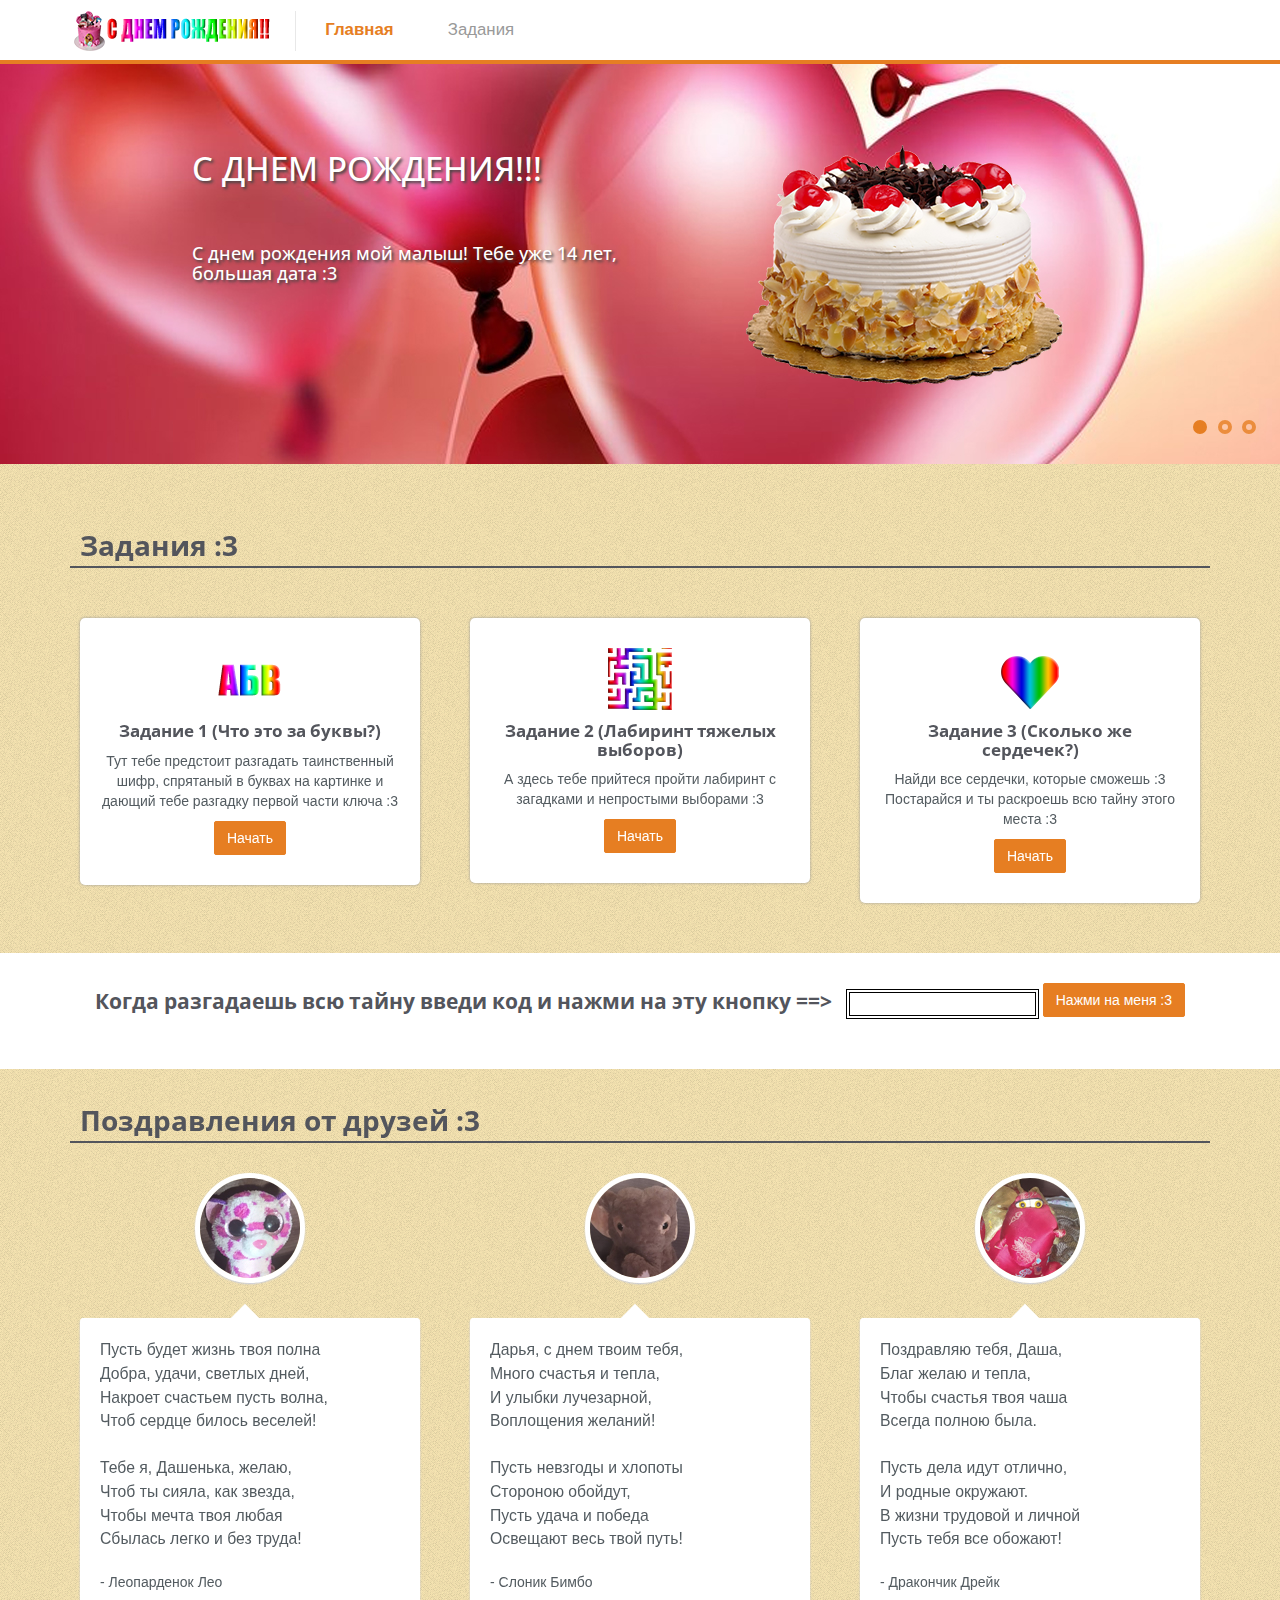
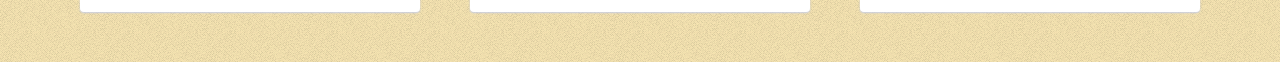
<file: index.html>
<!DOCTYPE html>
<!--[if lt IE 7]>      <html class="no-js lt-ie9 lt-ie8 lt-ie7"> <![endif]-->
<!--[if IE 7]>         <html class="no-js lt-ie9 lt-ie8"> <![endif]-->
<!--[if IE 8]>         <html class="no-js lt-ie9"> <![endif]-->
<!--[if gt IE 8]><!--> <html class="no-js"> <!--<![endif]-->
    <head>
        <meta charset="utf-8">
        <meta http-equiv="X-UA-Compatible" content="IE=edge,chrome=1">
        <title>С ДНЕМ РОЖДЕНИЯ!!!</title>
        <meta name="description" content="">
        <meta name="viewport" content="width=device-width">

        <link rel="stylesheet" href="css/bootstrap.min.css">
        <link rel="stylesheet" href="css/icomoon-social.css">
        <link href='http://fonts.googleapis.com/css?family=Open+Sans:400,700,600,800' rel='stylesheet' type='text/css'>

        <link rel="stylesheet" href="css/leaflet.css" />
		<!--[if lte IE 8]>
		    <link rel="stylesheet" href="css/leaflet.ie.css" />
		<![endif]-->
		<link rel="stylesheet" href="css/main-orange.css">

        <script src="js/modernizr-2.6.2-respond-1.1.0.min.js"></script>
		<link rel="shortcut icon" href="favicon2.ico" type="image/x-icon">
    </head>
    <body>
        <!--[if lt IE 7]>
            <p class="chromeframe">You are using an <strong>outdated</strong> browser. Please <a href="http://browsehappy.com/">upgrade your browser</a> or <a href="http://www.google.com/chromeframe/?redirect=true">activate Google Chrome Frame</a> to improve your experience.</p>
        <![endif]-->
        

        <!-- Navigation & Logo-->
        <div class="mainmenu-wrapper">
	        <div class="container">
		        <nav id="mainmenu" class="mainmenu">
					<ul>
						<li class="logo-wrapper"><a href="index.html"><img src="img/mPurpose-logo.png" alt="Multipurpose Twitter Bootstrap Template"></a></li>
						<li class="active">
							<a href="index.html">Главная</a>
						</li>
						<li>
						<li class="has-submenu">
							<a>Задания</a>
							<div class="mainmenu-submenu">
								<div class="mainmenu-submenu-inner"> 
									<div>
										<a href="zagadka1.html"><h4>Задание 1 (Что это за буквы?)</h4></a>
										<a href="labirint.html"><h4>Задание 2 (Лабиринт тяжелых выборов)</h4></a>
										<a href="serdechki.html"><h4>Задание 3 (Сколько же сердечек?)</h4></a>
									</div>
								</div><!-- /mainmenu-submenu-inner -->
							</div><!-- /mainmenu-submenu -->
						</li>
					</ul>
				</nav>
			</div>
		</div>

        <!-- Homepage Slider -->
        <div class="homepage-slider">
        	<div id="sequence">
				<ul class="sequence-canvas">
					<!-- Slide 1 -->
					<li class="bg4">
						<!-- Slide Title -->
						<h2 class="title">С ДНЕМ РОЖДЕНИЯ!!!</h2>
						<!-- Slide Text -->
						<h3 class="subtitle">С днем рождения мой малыш! Тебе уже 14 лет, большая дата :3</h3>
						<!-- Slide Image -->
						<img class="slide-img" src="img/homepage-slider/slide1.png" alt="Slide 1" />
					</li>
					<!-- End Slide 1 -->
					<!-- Slide 2 -->
					<li class="bg3">
						<!-- Slide Title -->
						<h2 class="title">Ты узе такая большая :3</h2>
						<!-- Slide Text -->
						<h3 class="subtitle">Эти 7 месяцев были лучшими в моей жизни :3</h3>
						<!-- Slide Image -->
						<img class="slide-img" src="img/homepage-slider/slide2.png" alt="Slide 2" />
					</li>
					<!-- End Slide 2 -->
					<!-- Slide 3 -->
					<li class="bg1">
						<!-- Slide Title -->
						<h2 class="title">Спасибо что ты у меня есть :3</h2>
						<!-- Slide Text -->
						<h3 class="subtitle">Пусть всо будет халасо и все твои мечты сбываются :3 Ты самое дорого что у меня есть :3</h3>
						<!-- Slide Image -->
						<img class="slide-img" src="img/homepage-slider/slide3.png" alt="Slide 3" />
					</li>
					<!-- End Slide 3 -->
				</ul>
				<div class="sequence-pagination-wrapper">
					<ul class="sequence-pagination">
						<li>1</li>
						<li>2</li>
						<li>3</li>
					</ul>
				</div>
			</div>
        </div>
        <!-- End Homepage Slider -->

		<!-- Services -->
        <div class="section">
	        <div class="container">
			<h2>Задания :3</h2>
	        	<div class="row">
	        		<div class="col-md-4 col-sm-6">
	        			<div class="service-wrapper">
		        			<img src="img/service-icon/diamond.png" alt="Service 1">
		        			<h3>Задание 1 (Что это за буквы?)</h3>
		        			<p>Тут тебе предстоит разгадать таинственный шифр, спрятаный в буквах на картинке и дающий тебе разгадку первой части ключа :3</p>
		        			<a href="zagadka1.html" class="btn">Начать</a>
		        		</div>
	        		</div>
	        		<div class="col-md-4 col-sm-6">
	        			<div class="service-wrapper">
		        			<img src="img/service-icon/ruler.png" alt="Service 2">
		        			<h3>Задание 2 (Лабиринт тяжелых выборов)</h3>
		        			<p>А здесь тебе прийтеся пройти лабиринт с загадками и непростыми выборами :3</p>
		        			<a href="labirint.html" class="btn">Начать</a>
		        		</div>
	        		</div>
	        		<div class="col-md-4 col-sm-6">
	        			<div class="service-wrapper">
		        			<img src="img/service-icon/box.png" alt="Service 3">
		        			<h3>Задание 3 (Сколько же сердечек?)</h3>
		        			<p>Найди все сердечки, которые сможешь :3 Постарайся и ты раскроешь всю тайну этого места :3</p>
		        			<a href="serdechki.html" class="btn">Начать</a>
		        		</div>
	        		</div>
	        	</div>
	        </div>
	    </div>
	    <!-- End Services -->

		<!-- Call to Action Bar -->
	    <div class="section section-white">
			<div class="container">
				<div class="row">
					<div class="col-md-12">
						<div class="calltoaction-wrapper">
							<h3>Когда разгадаешь всю тайну введи код и нажми на эту кнопку ==></h3> <input type="text" id="pole" style = "border: 4px double black"> <a onclick="check('pole','sbm');" class="btn btn-small">Нажми на меня :3</a> </br></br> <a id="sbm" style="display:none" class="btn btn-small" href = "final.html">Финал! :3</a>
						</div>
					</div>
				</div>
			</div>
		</div>
		<!-- End Call to Action Bar -->

		<!-- Testimonials -->
	    <div class="section">
			<div class="container">
				<h2>Поздравления от друзей :3</h2>
				<div class="row">
					<!-- Testimonial -->
					<div class="testimonial col-md-4 col-sm-6">
						<!-- Author Photo -->
						<div class="author-photo">
							<img src="img/user1.jpg" alt="Author 1">
						</div>
						<div class="testimonial-bubble">
							<blockquote>
								<!-- Quote -->
								<p class="quote">
									Пусть будет жизнь твоя полна</br>
									Добра, удачи, светлых дней,</br>
									Накроет счастьем пусть волна,</br>
									Чтоб сердце билось веселей!</br>
									</br>
									Тебе я, Дашенька, желаю,</br>
									Чтоб ты сияла, как звезда,</br>
									Чтобы мечта твоя любая</br>
									Сбылась легко и без труда!</br>
                        		</p>
                        		<!-- Author Info -->
                        		<cite class="author-info">
                        			- Леопарденок Лео
                        		</cite>
                        	</blockquote>
                        	<div class="sprite arrow-speech-bubble"></div>
                        </div>
                    </div>
                    <!-- End Testimonial -->
                    <div class="testimonial col-md-4 col-sm-6">
						<div class="author-photo">
							<img src="img/user5.jpg" alt="Author 2">
						</div>
						<div class="testimonial-bubble">
							<blockquote>
								<p class="quote">
		                            Дарья, с днем твоим тебя,</br>
									Много счастья и тепла,</br>
									И улыбки лучезарной,</br>
									Воплощения желаний!</br>
									</br>
									Пусть невзгоды и хлопоты</br>
									Стороною обойдут,</br>
									Пусть удача и победа</br>
									Освещают весь твой путь!</br>
                        		</p>
                        		<cite class="author-info">
                        			- Слоник Бимбо
                        		</cite>
                        	</blockquote>
                        	<div class="sprite arrow-speech-bubble"></div>
                        </div>
                    </div>
					<div class="testimonial col-md-4 col-sm-6">
						<div class="author-photo">
							<img src="img/user2.jpg" alt="Author 3">
						</div>
						<div class="testimonial-bubble">
							<blockquote>
								<p class="quote">
		                            Поздравляю тебя, Даша,</br>
									Благ желаю и тепла,</br>
									Чтобы счастья твоя чаша</br>
									Всегда полною была.</br>
									</br>
									Пусть дела идут отлично,</br>
									И родные окружают.</br>
									В жизни трудовой и личной</br>
									Пусть тебя все обожают!</br>
                        		</p>
                        		<cite class="author-info">
                        			- Дракончик Дрейк
                        		</cite>
                        	</blockquote>
                        	<div class="sprite arrow-speech-bubble"></div>
                        </div>
                    </div>
				</div>
			</div>
	    </div>
	    <!-- End Testimonials -->

        <!-- Javascripts -->
		<script type="text/javascript">
			function check (id, sbm) {
			if (document.getElementById(id).value.toLowerCase() == 'я люблю обнимашки') document.getElementById(sbm).style.display = '';
			};
		</script>
        <script src="http://ajax.googleapis.com/ajax/libs/jquery/1.9.1/jquery.min.js"></script>
        <script>window.jQuery || document.write('<script src="js/jquery-1.9.1.min.js"><\/script>')</script>
        <script src="js/bootstrap.min.js"></script>
        <script src="http://cdn.leafletjs.com/leaflet-0.5.1/leaflet.js"></script>
        <script src="js/jquery.fitvids.js"></script>
        <script src="js/jquery.sequence-min.js"></script>
        <script src="js/jquery.bxslider.js"></script>
        <script src="js/main-menu.js"></script>
        <script src="js/template.js"></script>

    </body>
</html>
</file>
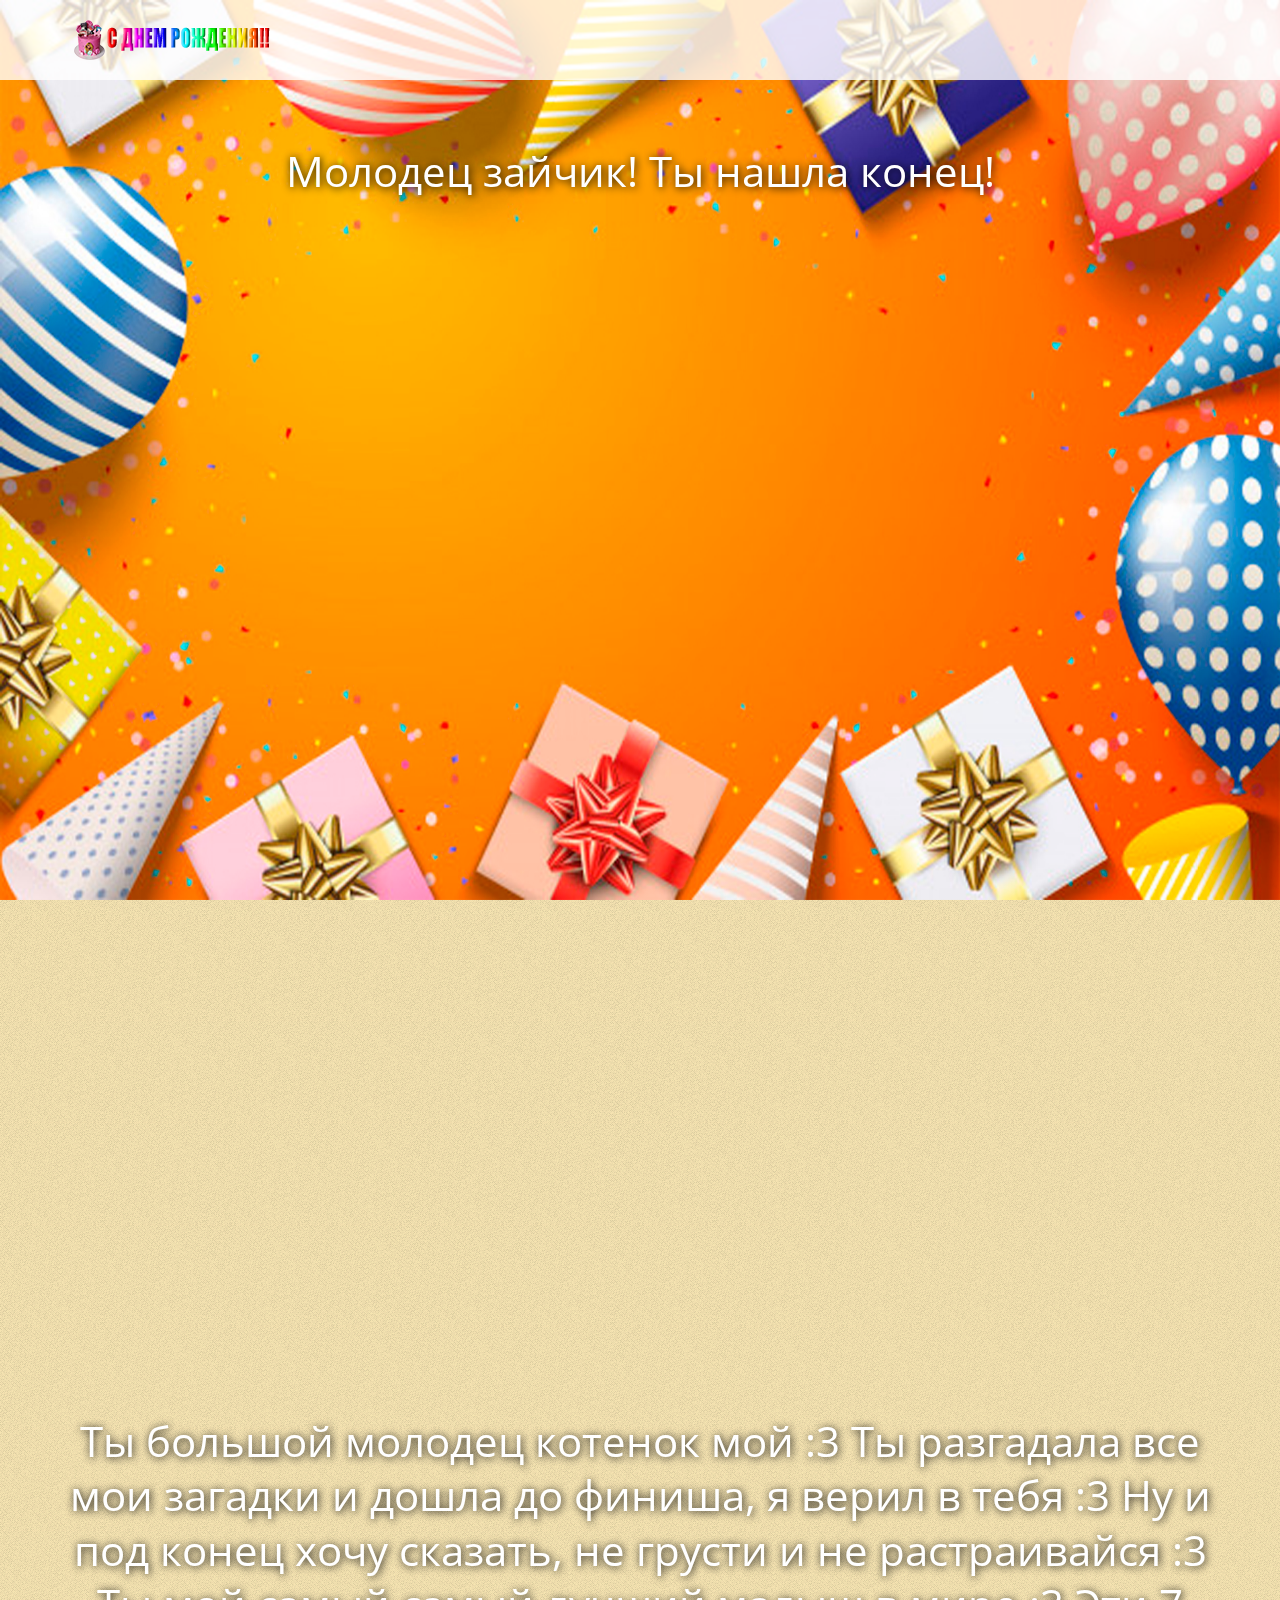
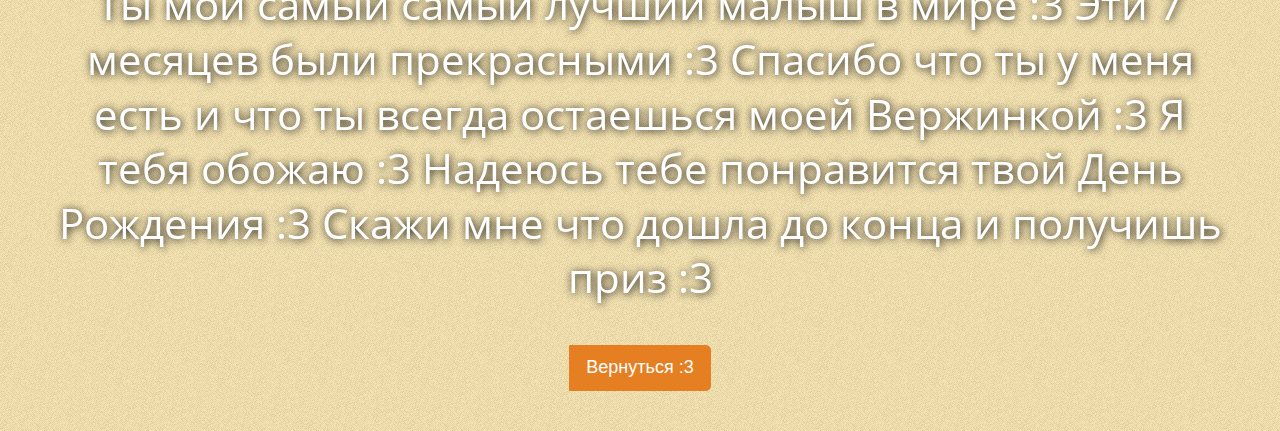
<file: final.html>
<!DOCTYPE html>
<!--[if lt IE 7]>      <html class="no-js lt-ie9 lt-ie8 lt-ie7"> <![endif]-->
<!--[if IE 7]>         <html class="no-js lt-ie9 lt-ie8"> <![endif]-->
<!--[if IE 8]>         <html class="no-js lt-ie9"> <![endif]-->
<!--[if gt IE 8]><!--> <html class="no-js"> <!--<![endif]-->
    <head>
        <meta charset="utf-8">
        <meta http-equiv="X-UA-Compatible" content="IE=edge,chrome=1">
        <title>С ДНЕМ РОЖДЕНИЯ!!!</title>
        <meta name="description" content="">
        <meta name="viewport" content="width=device-width">

        <link rel="stylesheet" href="css/bootstrap.min.css">
        <link rel="stylesheet" href="css/coming-soon-social.css">
        <link href='http://fonts.googleapis.com/css?family=Open+Sans:400,700,600,800' rel='stylesheet' type='text/css'>
		<link rel="stylesheet" href="css/main-orange.css">

        <script src="js/modernizr-2.6.2-respond-1.1.0.min.js"></script>
		<link rel="shortcut icon" href="favicon2.ico" type="image/x-icon">
    </head>
    <body>
        <!--[if lt IE 7]>
            <p class="chromeframe">You are using an <strong>outdated</strong> browser. Please <a href="http://browsehappy.com/">upgrade your browser</a> or <a href="http://www.google.com/chromeframe/?redirect=true">activate Google Chrome Frame</a> to improve your experience.</p>
        <![endif]-->
        
        <img alt="full screen background image" src="img/launch-bg.jpg" class="full-screen-background" />
        <div class="coming-soon-top">
        	<div class="container">
        		<div class="row">
	        		<div class="col-md-12">
	        			<div class="logo-wrapper">
	        				<a href="index.html"><img src="img/mPurpose-logo.png" alt="Multipurpose Twitter Bootstrap Template"></a>
	        			</div>
	        		</div>
	        	</div>
        	</div>
		</div>
		<div class="coming-soon-content">
			<h3>Молодец зайчик! Ты нашла конец!</h3>
			<div style = " position: relative; margin-bottom: 10px; padding-bottom: 75%;">
				<iframe style = "position: absolute; width: 100%; height: 100%;" src="https://www.youtube.com/embed/tk6ryHB3Kus" frameborder="0" allow="accelerometer; autoplay; encrypted-media; gyroscope; picture-in-picture" allowfullscreen></iframe>
				<iframe style = "visibility: collapse; width: 100%; height: 100%;" src="https://www.youtube.com/embed/tk6ryHB3Kus" frameborder="0" allow="accelerometer; autoplay; encrypted-media; gyroscope; picture-in-picture" allowfullscreen></iframe>
			</div>
			<div class="coming-soon-subscribe container">
                <div class="row">
                    <h3>Ты большой молодец котенок мой :3 Ты разгадала все мои загадки и дошла до финиша, я верил в тебя :3 Ну и под конец хочу сказать, не грусти и не растраивайся :3 Ты мой самый самый лучший малыш в мире :3 Эти 7 месяцев были прекрасными :3 Спасибо что ты у меня есть и что ты всегда остаешься моей Вержинкой :3 Я тебя обожаю :3 Надеюсь тебе понравится твой День Рождения :3 Скажи мне что дошла до конца и получишь приз :3</h3>			
                    <div class="col-lg-4 col-lg-offset-4 col-sm-6 col-sm-offset-3">
                        <div class="input-group">
                            <span class="input-group-btn">
                                <a href = "index.html"><button class="btn btn-lg" type="button">Вернуться :3</button></a>
								</br></br></br>
                            </span>
                        </div>
                    </div>
                </div>
			</div>
		</div>

        <!-- Javascripts -->
        <script src="http://ajax.googleapis.com/ajax/libs/jquery/1.9.1/jquery.min.js"></script>
        <script>window.jQuery || document.write('<script src="js/jquery-1.9.1.min.js"><\/script>')</script>
		<script src="js/bootstrap.min.js"></script>

        <script>
        	$('.show-tooltip').tooltip();
        </script>

    </body>
</html>
</file>
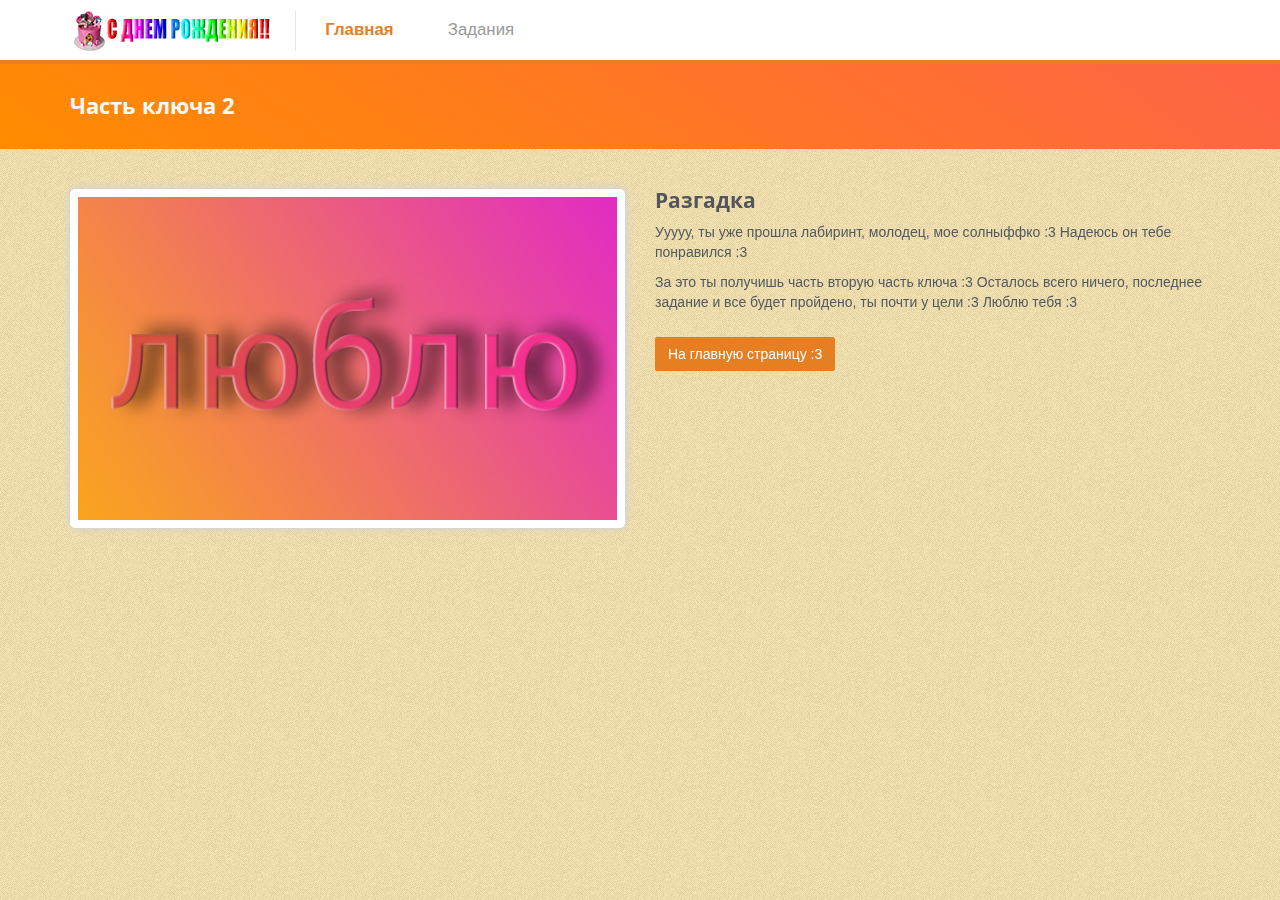
<file: kluch123911211.html>
<!DOCTYPE html>
<!--[if lt IE 7]>      <html class="no-js lt-ie9 lt-ie8 lt-ie7"> <![endif]-->
<!--[if IE 7]>         <html class="no-js lt-ie9 lt-ie8"> <![endif]-->
<!--[if IE 8]>         <html class="no-js lt-ie9"> <![endif]-->
<!--[if gt IE 8]><!--> <html class="no-js"> <!--<![endif]-->
    <head>
        <meta charset="utf-8">
        <meta http-equiv="X-UA-Compatible" content="IE=edge,chrome=1">
        <title>С ДНЕМ РОЖДЕНИЯ!!!</title>
        <meta name="description" content="">
        <meta name="viewport" content="width=device-width">

        <link rel="stylesheet" href="css/bootstrap.min.css">
        <link rel="stylesheet" href="css/icomoon-social.css">
        <link href='http://fonts.googleapis.com/css?family=Open+Sans:400,700,600,800' rel='stylesheet' type='text/css'>

        <link rel="stylesheet" href="css/leaflet.css" />
		<!--[if lte IE 8]>
		    <link rel="stylesheet" href="css/leaflet.ie.css" />
		<![endif]-->
		<link rel="stylesheet" href="css/main-orange.css">

        <script src="js/modernizr-2.6.2-respond-1.1.0.min.js"></script>
		<link rel="shortcut icon" href="favicon2.ico" type="image/x-icon">
    </head>
    <body>
        <!--[if lt IE 7]>
            <p class="chromeframe">You are using an <strong>outdated</strong> browser. Please <a href="http://browsehappy.com/">upgrade your browser</a> or <a href="http://www.google.com/chromeframe/?redirect=true">activate Google Chrome Frame</a> to improve your experience.</p>
        <![endif]-->
        

        <!-- Navigation & Logo-->
        <div class="mainmenu-wrapper">
	        <div class="container">
		        <nav id="mainmenu" class="mainmenu">
					<ul>
						<li class="logo-wrapper"><a href="index.html"><img src="img/mPurpose-logo.png" alt="Multipurpose Twitter Bootstrap Template"></a></li>
						<li class="active">
							<a href="index.html">Главная</a>
						</li>
						<li>
						<li class="has-submenu">
							<a>Задания</a>
							<div class="mainmenu-submenu">
								<div class="mainmenu-submenu-inner"> 
									<div>
										<a href="zagadka1.html"><h4>Задание 1 (Что это за буквы?)</h4></a>
										<a href="labirint.html"><h4>Задание 2 (Лабиринт тяжелых выборов)</h4></a>
										<a href="serdechki.html"><h4>Задание 3 (Сколько же сердечек?)</h4></a>
									</div>
								</div><!-- /mainmenu-submenu-inner -->
							</div><!-- /mainmenu-submenu -->
						</li>
					</ul>
				</nav>
			</div>
		</div>

        <!-- Page Title -->
		<div class="section section-breadcrumbs" style = "background: linear-gradient(35deg, #FF8C00, #FF6347);">
			<div class="container">
				<div class="row">
					<div class="col-sm-12">
						<h1>Часть ключа 2</h1>
					</div>
				</div>
			</div>
		</div>
        
        <div class="section">
	    	<div class="container">
				<div class="row">
					<!-- Image Column -->
					<div class="col-sm-6">
						<div class="portfolio-item">
							<div class="portfolio-image">
								<img src="img/kluch2.jpg" alt="Я">
							</div>
						</div>
					</div>
					<!-- End Image Column -->
					<!-- Project Info Column -->
					<div class="portfolio-item-description col-sm-6">
						<h3>Разгадка</h3>
						<p>
							Ууууу, ты уже прошла лабиринт, молодец, мое солныффко :3 Надеюсь он тебе понравился :3
						</p>
						<p>
							За это ты получишь часть вторую часть ключа :3 Осталось всего ничего, последнее задание и все будет пройдено, ты почти у цели :3 Люблю тебя :3
						</p>
						<ul class="no-list-style">
							<li class="portfolio-visit-btn"><a href="index.html" class="btn">На главную страницу :3</a></li>
						</ul>
					</div>
					<!-- End Project Info Column -->
				</div>
			</div>
		</div>

	   
        <!-- Javascripts -->
        <script src="http://ajax.googleapis.com/ajax/libs/jquery/1.9.1/jquery.min.js"></script>
        <script>window.jQuery || document.write('<script src="js/jquery-1.9.1.min.js"><\/script>')</script>
        <script src="js/bootstrap.min.js"></script>
        <script src="http://cdn.leafletjs.com/leaflet-0.5.1/leaflet.js"></script>
        <script src="js/jquery.fitvids.js"></script>
        <script src="js/jquery.sequence-min.js"></script>
        <script src="js/jquery.bxslider.js"></script>
        <script src="js/main-menu.js"></script>
        <script src="js/template.js"></script>

    </body>
</html>
</file>
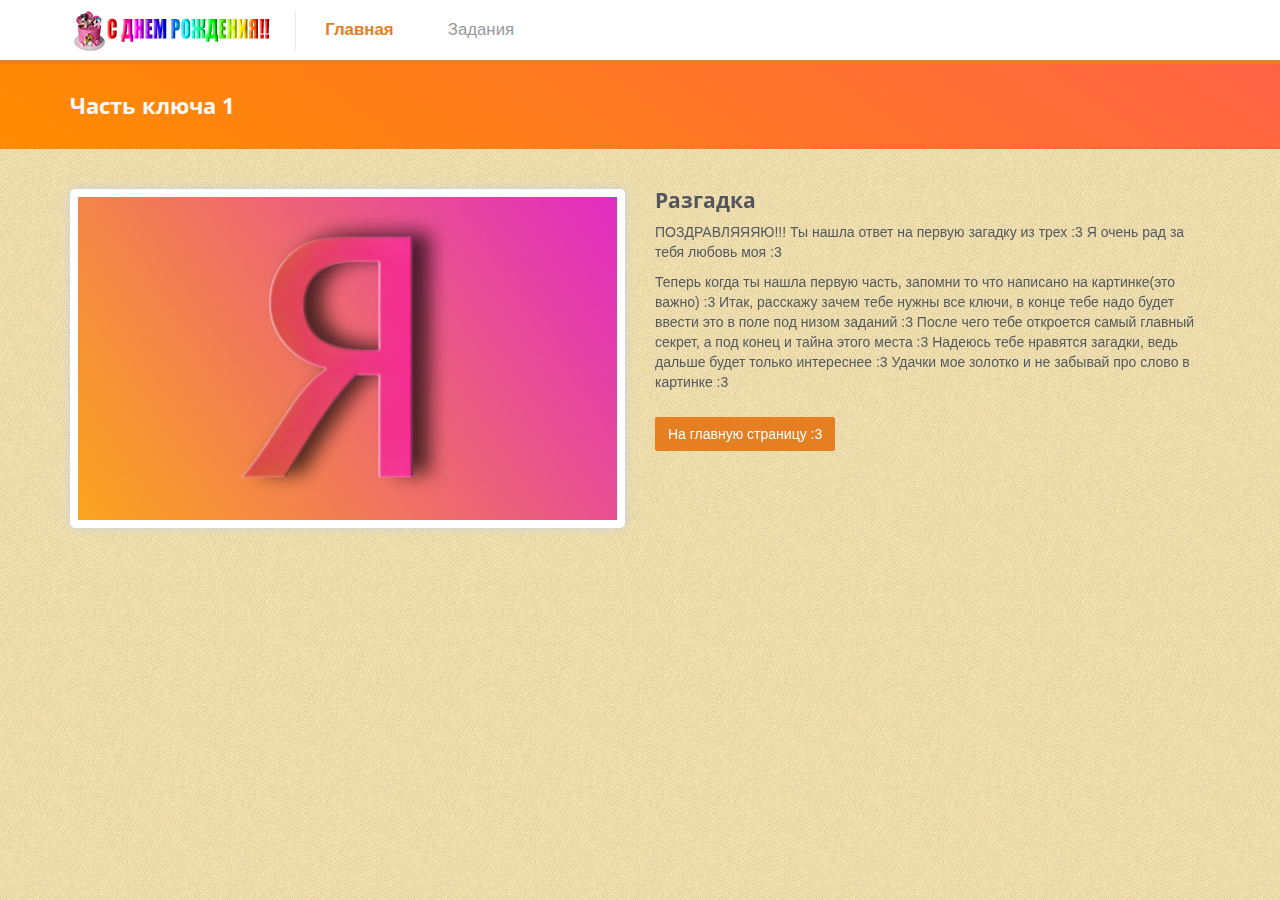
<file: kluch132311111.html>
<!DOCTYPE html>
<!--[if lt IE 7]>      <html class="no-js lt-ie9 lt-ie8 lt-ie7"> <![endif]-->
<!--[if IE 7]>         <html class="no-js lt-ie9 lt-ie8"> <![endif]-->
<!--[if IE 8]>         <html class="no-js lt-ie9"> <![endif]-->
<!--[if gt IE 8]><!--> <html class="no-js"> <!--<![endif]-->
    <head>
        <meta charset="utf-8">
        <meta http-equiv="X-UA-Compatible" content="IE=edge,chrome=1">
        <title>С ДНЕМ РОЖДЕНИЯ!!!</title>
        <meta name="description" content="">
        <meta name="viewport" content="width=device-width">

        <link rel="stylesheet" href="css/bootstrap.min.css">
        <link rel="stylesheet" href="css/icomoon-social.css">
        <link href='http://fonts.googleapis.com/css?family=Open+Sans:400,700,600,800' rel='stylesheet' type='text/css'>

        <link rel="stylesheet" href="css/leaflet.css" />
		<!--[if lte IE 8]>
		    <link rel="stylesheet" href="css/leaflet.ie.css" />
		<![endif]-->
		<link rel="stylesheet" href="css/main-orange.css">

        <script src="js/modernizr-2.6.2-respond-1.1.0.min.js"></script>
		<link rel="shortcut icon" href="favicon2.ico" type="image/x-icon">
    </head>
    <body>
        <!--[if lt IE 7]>
            <p class="chromeframe">You are using an <strong>outdated</strong> browser. Please <a href="http://browsehappy.com/">upgrade your browser</a> or <a href="http://www.google.com/chromeframe/?redirect=true">activate Google Chrome Frame</a> to improve your experience.</p>
        <![endif]-->
        

        <!-- Navigation & Logo-->
        <div class="mainmenu-wrapper">
	        <div class="container">
		        <nav id="mainmenu" class="mainmenu">
					<ul>
						<li class="logo-wrapper"><a href="index.html"><img src="img/mPurpose-logo.png" alt="Multipurpose Twitter Bootstrap Template"></a></li>
						<li class="active">
							<a href="index.html">Главная</a>
						</li>
						<li>
						<li class="has-submenu">
							<a>Задания</a>
							<div class="mainmenu-submenu">
								<div class="mainmenu-submenu-inner"> 
									<div>
										<a href="zagadka1.html"><h4>Задание 1 (Что это за буквы?)</h4></a>
										<a href="labirint.html"><h4>Задание 2 (Лабиринт тяжелых выборов)</h4></a>
										<a href="serdechki.html"><h4>Задание 3 (Сколько же сердечек?)</h4></a>
									</div>
								</div><!-- /mainmenu-submenu-inner -->
							</div><!-- /mainmenu-submenu -->
						</li>
					</ul>
				</nav>
			</div>
		</div>

        <!-- Page Title -->
		<div class="section section-breadcrumbs" style = "background: linear-gradient(35deg, #FF8C00, #FF6347);">
			<div class="container">
				<div class="row">
					<div class="col-sm-12">
						<h1>Часть ключа 1</h1>
					</div>
				</div>
			</div>
		</div>
        
        <div class="section">
	    	<div class="container">
				<div class="row">
					<!-- Image Column -->
					<div class="col-sm-6">
						<div class="portfolio-item">
							<div class="portfolio-image">
								<img src="img/bukva1.jpg" alt="Я">
							</div>
						</div>
					</div>
					<!-- End Image Column -->
					<!-- Project Info Column -->
					<div class="portfolio-item-description col-sm-6">
						<h3>Разгадка</h3>
						<p>
							ПОЗДРАВЛЯЯЯЮ!!! Ты нашла ответ на первую загадку из трех :3 Я очень рад за тебя любовь моя :3
						</p>
						<p>
							Теперь когда ты нашла первую часть, запомни то что написано на картинке(это важно) :3 Итак, расскажу зачем тебе нужны все ключи, в конце тебе надо будет ввести это в поле под низом заданий :3 После чего тебе откроется самый главный секрет, а под конец и тайна этого места :3 Надеюсь тебе нравятся загадки, ведь дальше будет только интереснее :3 Удачки мое золотко и не забывай про слово в картинке :3	 
						</p>
						<ul class="no-list-style">
							<li class="portfolio-visit-btn"><a href="index.html" class="btn">На главную страницу :3</a></li>
						</ul>
					</div>
					<!-- End Project Info Column -->
				</div>
			</div>
		</div>

	   
        <!-- Javascripts -->
        <script src="http://ajax.googleapis.com/ajax/libs/jquery/1.9.1/jquery.min.js"></script>
        <script>window.jQuery || document.write('<script src="js/jquery-1.9.1.min.js"><\/script>')</script>
        <script src="js/bootstrap.min.js"></script>
        <script src="http://cdn.leafletjs.com/leaflet-0.5.1/leaflet.js"></script>
        <script src="js/jquery.fitvids.js"></script>
        <script src="js/jquery.sequence-min.js"></script>
        <script src="js/jquery.bxslider.js"></script>
        <script src="js/main-menu.js"></script>
        <script src="js/template.js"></script>

    </body>
</html>
</file>
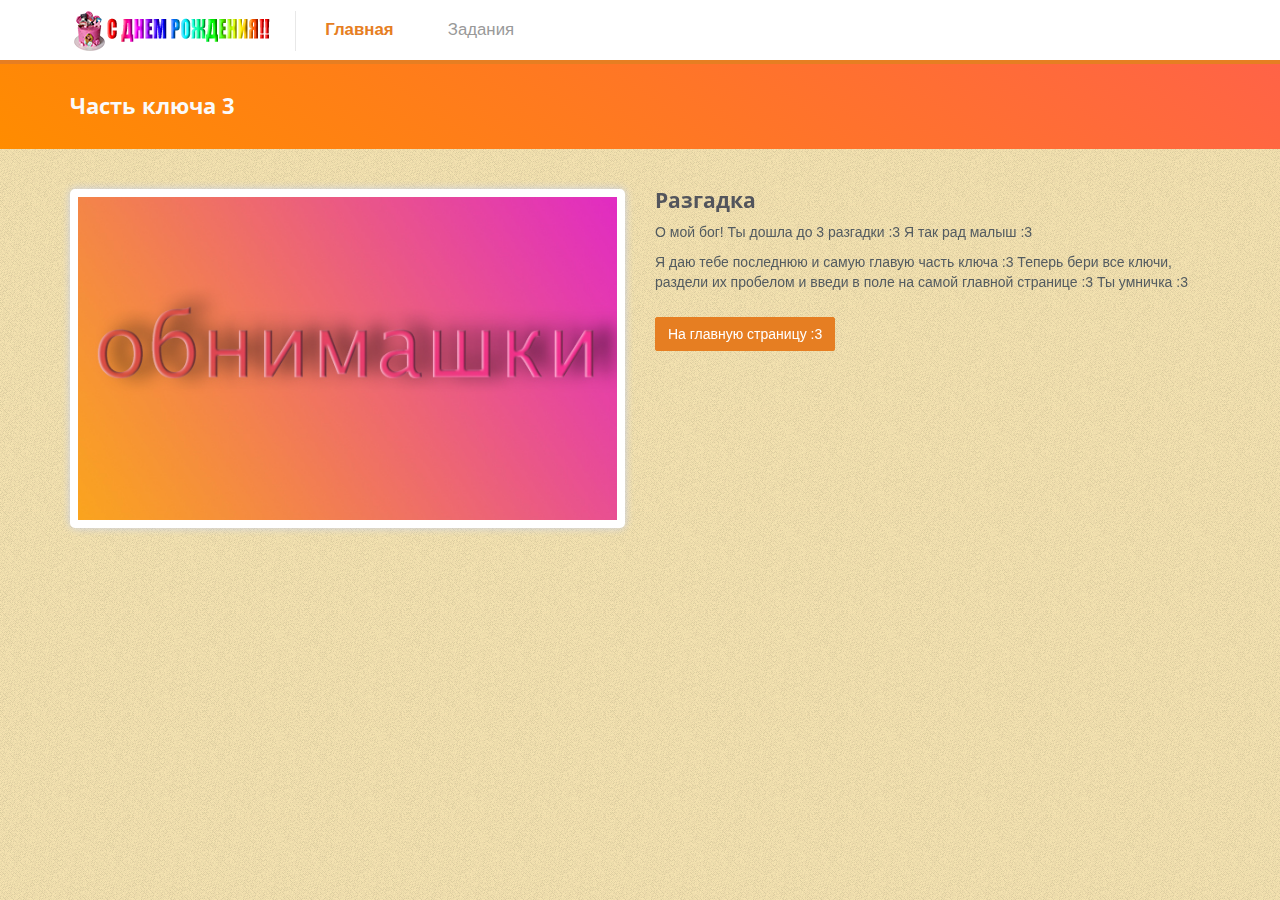
<file: kluch139211311.html>
<!DOCTYPE html>
<!--[if lt IE 7]>      <html class="no-js lt-ie9 lt-ie8 lt-ie7"> <![endif]-->
<!--[if IE 7]>         <html class="no-js lt-ie9 lt-ie8"> <![endif]-->
<!--[if IE 8]>         <html class="no-js lt-ie9"> <![endif]-->
<!--[if gt IE 8]><!--> <html class="no-js"> <!--<![endif]-->
    <head>
        <meta charset="utf-8">
        <meta http-equiv="X-UA-Compatible" content="IE=edge,chrome=1">
        <title>С ДНЕМ РОЖДЕНИЯ!!!</title>
        <meta name="description" content="">
        <meta name="viewport" content="width=device-width">

        <link rel="stylesheet" href="css/bootstrap.min.css">
        <link rel="stylesheet" href="css/icomoon-social.css">
        <link href='http://fonts.googleapis.com/css?family=Open+Sans:400,700,600,800' rel='stylesheet' type='text/css'>

        <link rel="stylesheet" href="css/leaflet.css" />
		<!--[if lte IE 8]>
		    <link rel="stylesheet" href="css/leaflet.ie.css" />
		<![endif]-->
		<link rel="stylesheet" href="css/main-orange.css">

        <script src="js/modernizr-2.6.2-respond-1.1.0.min.js"></script>
		<link rel="shortcut icon" href="favicon2.ico" type="image/x-icon">
    </head>
    <body>
        <!--[if lt IE 7]>
            <p class="chromeframe">You are using an <strong>outdated</strong> browser. Please <a href="http://browsehappy.com/">upgrade your browser</a> or <a href="http://www.google.com/chromeframe/?redirect=true">activate Google Chrome Frame</a> to improve your experience.</p>
        <![endif]-->
        

        <!-- Navigation & Logo-->
        <div class="mainmenu-wrapper">
	        <div class="container">
		        <nav id="mainmenu" class="mainmenu">
					<ul>
						<li class="logo-wrapper"><a href="index.html"><img src="img/mPurpose-logo.png" alt="Multipurpose Twitter Bootstrap Template"></a></li>
						<li class="active">
							<a href="index.html">Главная</a>
						</li>
						<li>
						<li class="has-submenu">
							<a>Задания</a>
							<div class="mainmenu-submenu">
								<div class="mainmenu-submenu-inner"> 
									<div>
										<a href="zagadka1.html"><h4>Задание 1 (Что это за буквы?)</h4></a>
										<a href="labirint.html"><h4>Задание 2 (Лабиринт тяжелых выборов)</h4></a>
										<a href="serdechki.html"><h4>Задание 3 (Сколько же сердечек?)</h4></a>
									</div>
								</div><!-- /mainmenu-submenu-inner -->
							</div><!-- /mainmenu-submenu -->
						</li>
					</ul>
				</nav>
			</div>
		</div>

        <!-- Page Title -->
		<div class="section section-breadcrumbs" style = "background: linear-gradient(35deg, #FF8C00, #FF6347);">
			<div class="container">
				<div class="row">
					<div class="col-sm-12">
						<h1>Часть ключа 3</h1>
					</div>
				</div>
			</div>
		</div>
        
        <div class="section">
	    	<div class="container">
				<div class="row">
					<!-- Image Column -->
					<div class="col-sm-6">
						<div class="portfolio-item">
							<div class="portfolio-image">
								<img src="img/kluch3.jpg" alt="Я">
							</div>
						</div>
					</div>
					<!-- End Image Column -->
					<!-- Project Info Column -->
					<div class="portfolio-item-description col-sm-6">
						<h3>Разгадка</h3>
						<p>
							О мой бог! Ты дошла до 3 разгадки :3 Я так рад малыш :3
						</p>
						<p>
							Я даю тебе последнюю и самую главую часть ключа :3 Теперь бери все ключи, раздели их пробелом и введи в поле на самой главной странице :3 Ты умничка :3
						</p>
						<ul class="no-list-style">
							<li class="portfolio-visit-btn"><a href="index.html" class="btn">На главную страницу :3</a></li>
						</ul>
					</div>
					<!-- End Project Info Column -->
				</div>
			</div>
		</div>

	   
        <!-- Javascripts -->
        <script src="http://ajax.googleapis.com/ajax/libs/jquery/1.9.1/jquery.min.js"></script>
        <script>window.jQuery || document.write('<script src="js/jquery-1.9.1.min.js"><\/script>')</script>
        <script src="js/bootstrap.min.js"></script>
        <script src="http://cdn.leafletjs.com/leaflet-0.5.1/leaflet.js"></script>
        <script src="js/jquery.fitvids.js"></script>
        <script src="js/jquery.sequence-min.js"></script>
        <script src="js/jquery.bxslider.js"></script>
        <script src="js/main-menu.js"></script>
        <script src="js/template.js"></script>

    </body>
</html>
</file>
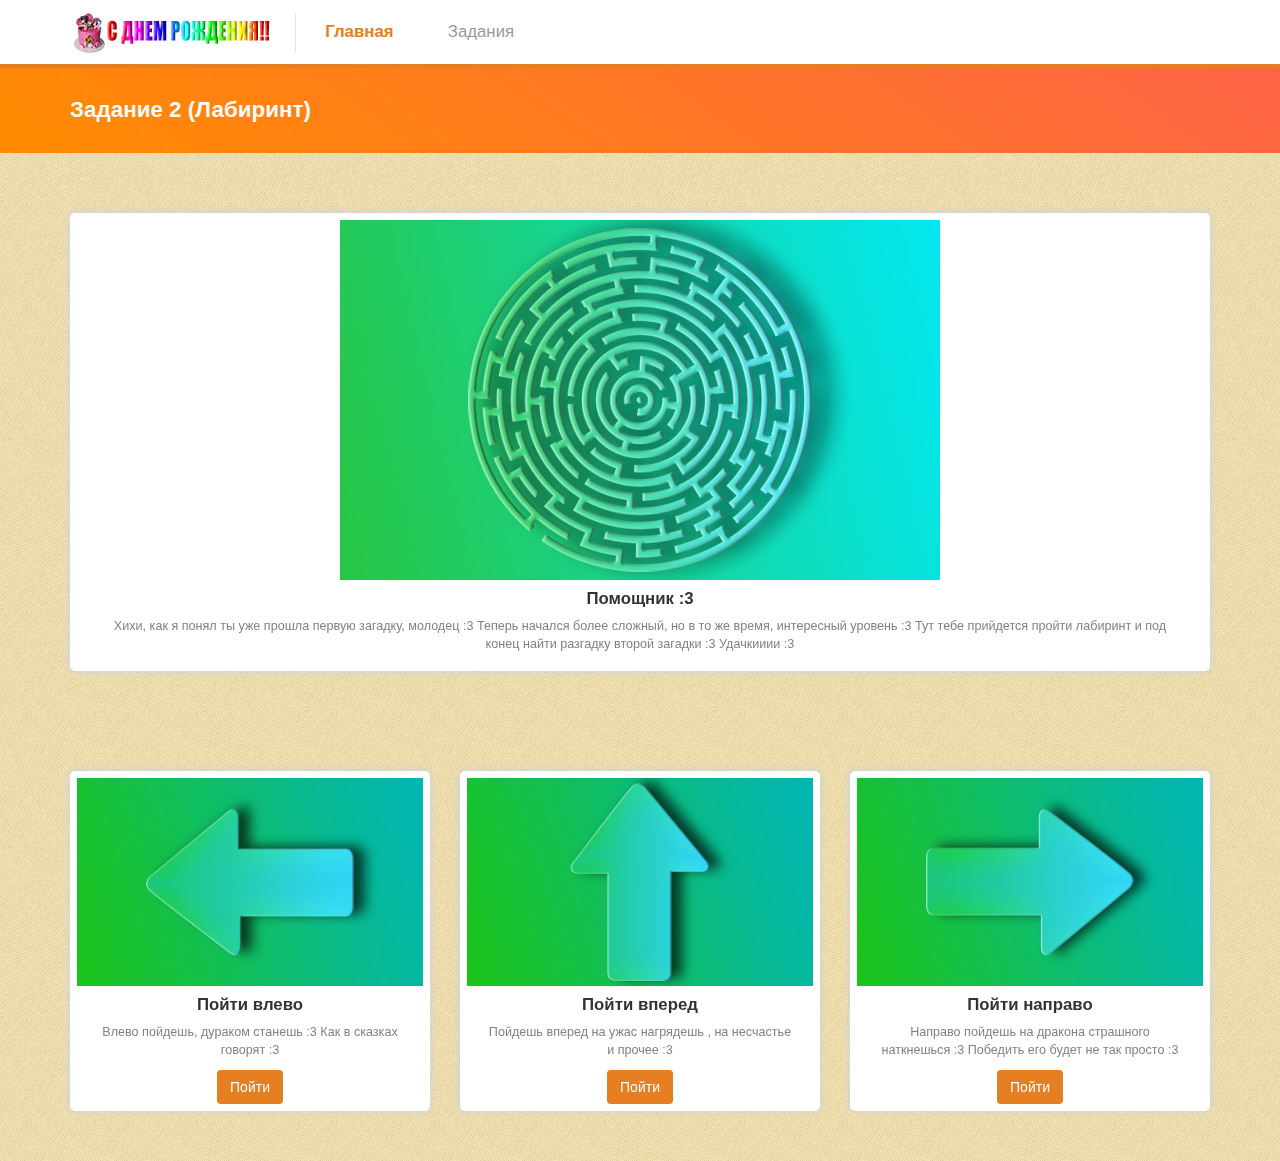
<file: labirint.html>
<!DOCTYPE html>
<!--[if lt IE 7]>      <html class="no-js lt-ie9 lt-ie8 lt-ie7"> <![endif]-->
<!--[if IE 7]>         <html class="no-js lt-ie9 lt-ie8"> <![endif]-->
<!--[if IE 8]>         <html class="no-js lt-ie9"> <![endif]-->
<!--[if gt IE 8]><!--> <html class="no-js"> <!--<![endif]-->
    <head>
        <meta charset="utf-8">
        <meta http-equiv="X-UA-Compatible" content="IE=edge,chrome=1">
        <title>С ДНЕМ РОЖДЕНИЯ!!!</title>
        <meta name="description" content="">
		<link rel="stylesheet" href="css/main-orange.css">
        <meta name="viewport" content="width=device-width">

        <link rel="stylesheet" href="css/bootstrap.min.css">
        <link rel="stylesheet" href="css/icomoon-social.css">
        <link href='http://fonts.googleapis.com/css?family=Open+Sans:400,700,600,800' rel='stylesheet' type='text/css'>

        <link rel="stylesheet" href="css/leaflet.css" />
		<!--[if lte IE 8]>
		    <link rel="stylesheet" href="css/leaflet.ie.css" />
		<![endif]-->
		

        <script src="js/modernizr-2.6.2-respond-1.1.0.min.js"></script>
		<link rel="shortcut icon" href="favicon2.ico" type="image/x-icon">
		<style>
		.post-more{
			text-align: center;
			vertical-align: middle;
		}
		.post-more{
			text-align: center;
			vertical-align: middle;
		}
		</style>
    </head>
    <body>
        <!--[if lt IE 7]>
            <p class="chromeframe">You are using an <strong>outdated</strong> browser. Please <a href="http://browsehappy.com/">upgrade your browser</a> or <a href="http://www.google.com/chromeframe/?redirect=true">activate Google Chrome Frame</a> to improve your experience.</p>
        <![endif]-->
        

        <!-- Navigation & Logo-->
        <div class="mainmenu-wrapper">
	        <div class="container">
		        <nav id="mainmenu" class="mainmenu">
					<ul>
						<li class="logo-wrapper"><a href="index.html"><img src="img/mPurpose-logo.png" alt="Multipurpose Twitter Bootstrap Template"></a></li>
						<li class="active">
							<a href="index.html">Главная</a>
						</li>
						<li>
						<li class="has-submenu">
							<a>Задания</a>
							<div class="mainmenu-submenu">
								<div class="mainmenu-submenu-inner"> 
									<div>
										<a href="zagadka1.html"><h4>Задание 1 (Что это за буквы?)</h4></a>
										<a href="labirint.html"><h4>Задание 2 (Лабиринт тяжелых выборов)</h4></a>
										<a href="serdechki.html"><h4>Задание 3 (Сколько же сердечек?)</h4></a>
									</div>
								</div><!-- /mainmenu-submenu-inner -->
							</div><!-- /mainmenu-submenu -->
						</li>
					</ul>
				</nav>
			</div>
		</div>

        <!-- Page Title -->
		<div class="section section-breadcrumbs" style = "background: linear-gradient(35deg, #FF8C00, #FF6347);">
			<div class="container">
				<div class="row">
					<div class="col-md-12">
						<h1>Задание 2 (Лабиринт)</h1>
					</div>
				</div>
			</div>
		</div>
		<div id = "labirint">		
			<!-- Posts List -->
			<div class="section blog-posts-wrapper" align = "center">
				<div class="container" >
					<div class="row">
						<div class="col-md-4 col-sm-6" style = "width: 100%;">
							<div class="blog-post">
								<img src="img/labirint.jpg" class="post-image" alt="Post Title">
								<div class="post-title">
									<h3>Помощник :3</h3>
								</div>
								<div class="post-summary">
									<p>Хихи, как я понял ты уже прошла первую загадку, молодец :3 Теперь начался более сложный, но в то же время, интересный уровень :3 Тут тебе прийдется пройти лабиринт и под конец найти разгадку второй загадки :3 Удачкииии :3</p>
								</div>
							</div>
						</div>
					</div>
				</div>
			</div>
			<!-- End Posts List -->
			<!-- Posts List -->
			<div class="section blog-posts-wrapper" align = "center">
				<div class="container">
					<div class="row">
						<div class="col-md-4 col-sm-6">
							<div class="blog-post">
								<img src="img/left.jpg" class="post-image" alt="Post Title">
								<div class="post-title">
									<h3>Пойти влево</h3>
								</div>
								<div class="post-summary">
									<p>Влево пойдешь, дураком станешь :3 Как в сказках говорят :3</p>
								</div>
								<a onclick = "perehod('labirint', 'tortik');" class="btn" style = "color: #FFFFFF;">Пойти</a>
							</div>
						</div>
						<div class="col-md-4 col-sm-6">
							<div class="blog-post">
								<img src="img/up.jpg" class="post-image" alt="Post Title">
								<div class="post-title">
									<h3>Пойти вперед</h3>
								</div>
								<div class="post-summary">
									<p>Пойдешь вперед на ужас нагрядешь , на несчастье и прочее :3</p>
								</div>
								<a onclick = "perehod('labirint', 'pescheri');" class="btn btn-small" style = "color: #FFFFFF;">Пойти</a>
							</div>
						</div>
						<div class="col-md-4 col-sm-6">
							<div class="blog-post">
								<img src="img/right.jpg" class="post-image" alt="Post Title">
								<div class="post-title">
									<h3>Пойти направо</h3>
								</div>
								<div class="post-summary">
									<p>Направо пойдешь на дракона страшного наткнешься :3 Победить его будет не так просто :3</p>
								</div>
								<a onclick = "perehod('labirint', 'dragon');" class="btn btn-small" style = "color: #FFFFFF;">Пойти</a>
							</div>
						</div>
					</div>
				</div>
			</div>
			<!-- End Posts List -->
		</div>
		<div id = "tortik" style = "display: none;">
			<!-- Posts List -->
			<div class="section blog-posts-wrapper" align = "center">
				<div class="container">
					<div class="row">
						<div class="col-md-4 col-sm-6" style = "width: 100%;">
							<div class="blog-post">
								<img src="img/tortik.jpg" class="post-image" alt="dragon">
								<div class="post-title">
									<h3>Тупик :3</h3>
								</div>
								<div class="post-summary">
									<p>Тут тупик моя дрогая :3 Хоть дураком никто не станет, но что бы ты не грустила, я оставил тут тортик :3 Покушай его и возвращайся к поиску выхода :3</p>
								</div>
								<a onclick = "perehod('tortik', 'labirint');" class="btn btn-small" style = "color: #FFFFFF;">Вернуться</a>
							</div>
						</div>
					</div>
				</div>
			</div>
			<!-- End Posts List -->
		</div>
		<div id = "konec_labirinta" style = "display: none;">
			<!-- Posts List -->
			<div class="section blog-posts-wrapper" align = "center">
				<div class="container">
					<div class="row">
						<div class="col-md-4 col-sm-6" style = "width: 100%;">
							<div class="blog-post">
								<img src="img/vspomnic.jpg" class="post-image" alt="dragon">
								<div class="post-title">
									<h3>А ты помнишь?</h3>
								</div>
								<div class="post-summary">
									<p>Оу, тут у нас, загадка на память, как так :3 Тут надо ввести слово, которое было зашифровано в первом задании :3</p>
								</div>
								<input type="text" id="pole" style = "border: 4px double black">
								<a onclick = "check2('pole', 'kluch2');" class="btn btn-small" style = "color: #FFFFFF;">Проверить</a>
								<a id = "kluch2" href = "kluch123911211.html" class="btn btn-small" style = "display: none; color: #FFFFFF;">Узнать тайну :3</a>
							</div>
						</div>
					</div>
				</div>
			</div>
			<!-- End Posts List -->
		</div>
		<div id = "babushka" style = "display: none;">
			<!-- Posts List -->
			<div class="section blog-posts-wrapper" align = "center">
				<div class="container" >
					<div class="row">
						<div class="col-md-4 col-sm-6" style = "width: 100%;">
							<div class="blog-post">
								<img src="img/babusya.jpg" class="post-image" alt="Post Title">
								<div class="post-title">
									<h3>Ты попала к бабусе :3</h3>
								</div>
								<div class="post-summary">
									<p>Потянуло на пирожки :3 Ну что же, ты заблудилась :3 Зе енд, игра окончена :3 ШУТКА! :3 Тебе тут встретилась бабушка которая с радостью выведет тебя из пещеры :3 Но вот незадача, она потеряла свои пирожки, ну что, придется искать, а иначе не пройдешь дальше :3</p>
								</div>
								<div class="post-summary">
									<p id = "schet" style = "font-size: 150%;">Всего собрано 0 из 5 пиражков</p>
								</div>
								<a id = "back" class="btn btn-small" style = "display: none;" onclick = "perehod('babushka', 'konec_labirinta');" style = "color: #FFFFFF;">Пройти дальше</a>
							</div>
						</div>
					</div>
				</div>
			</div>
			<img onclick="check('pir');" src="img/pirozok3.png" class="pirozok" id = "pir" alt="Пиражок">
			<img onclick="check('pir2');" src="img/pirozok.png" class="pirozok" id = "pir2" alt="Пиражок">
			<img onclick="check('pir3');" src="img/pirozok2.png" class="pirozok" id = "pir3" alt="Пиражок">
			<img onclick="check('pir4');" src="img/pirozok4.png" class="pirozok" id = "pir4" alt="Пиражок">
			<img onclick="check('pir5');" src="img/pirozok2.png" class="pirozok" id = "pir5" alt="Пиражок">
		</div>
		<div id = "dragon" style = "display: none;">
			<!-- Posts List -->
			<div class="section blog-posts-wrapper" align = "center">
				<div class="container">
					<div class="row">
						<div class="col-md-4 col-sm-6" style = "width: 100%;">
							<div class="blog-post">
								<img src="img/dragon.jpg" class="post-image" alt="dragon">
								<div class="post-title">
									<h3>Ты попала на дракона :3</h3>
								</div>
								<div class="post-summary">
									<p>Ну что же, дорогая :3 Ты попала на страшного дракона, но сегодня он добрый, и не будет тебя кушать :3 Он просто порадуется, подарит тебе цьом и отпустит дальше разведовать просторы либиринта :3</p>
								</div>
								<a onclick = "perehod('dragon', 'labirint');"  class="btn btn-small" style = "color: #FFFFFF;">Вернуться</a>
							</div>
						</div>
					</div>
				</div>
			</div>
			<!-- End Posts List -->
		</div>
		<div id = "pescheri" style = "display: none;">
			<!-- Posts List -->
			<div class="section blog-posts-wrapper" align = "center">
				<div class="container" >
					<div class="row">
						<div class="col-md-4 col-sm-6" style = "width: 100%;">
							<div class="blog-post">
								<img src="img/pescheri.jpg" class="post-image" alt="Post Title">
								<div class="post-title">
									<h3>Три пещеры</h3>
								</div>
								<div class="post-summary">
									<p id = "pescheri_text">Ты выбрала пойти вперед, это правильный выбор :3 Тут нет несчастья и чего то еще, но за то есть 3 пещеры, в какую из них идти, решать тебе :3</p>
								</div>
							</div>
						</div>
					</div>
				</div>
			</div>
			<!-- End Posts List -->
			<!-- Posts List -->
			<div class="section blog-posts-wrapper" align = "center">
				<div class="container">
					<div class="row">
						<div class="col-md-4 col-sm-6">
							<div class="blog-post">
								<img src="img/skala1.jpg" class="post-image" alt="первая скала">
								<div class="post-title">
									<h3>Первая пещера</h3>
								</div>
								<div class="post-summary">
									<p id = "peschera1">Пищера ничем не пахнет должно быть там безопасно :3</p>
								</div>
								<a onclick = "perehod('pescheri', 'propost');" class="btn btn-small" id = "knopka_v_peschru1" style = "color: #FFFFFF;">Пойти</a>
							</div>
						</div>
						<div class="col-md-4 col-sm-6">
							<div class="blog-post">
								<img src="img/skala2.jpg" class="post-image" alt="вторая скала">
								<div class="post-title">
									<h3>Вторая пещера</h3>
								</div>
								<div class="post-summary">
									<p>А эта пещера с запахом пирожков, что вполне необычно :3</p>
								</div>
								<a onclick = "perehod('pescheri', 'babushka');" class="btn btn-small" style = "color: #FFFFFF;">Пойти</a>
							</div>
						</div>
						<div class="col-md-4 col-sm-6">
							<div class="blog-post">
								<img src="img/skala3.jpg" class="post-image" alt="третья скала">
								<div class="post-title">
									<h3>Третья пещера</h3>
								</div>
								<div class="post-summary">
									<p id = "peschera3">Из этой пещеры веет чем то неизвестным, может нам стоит пойти сюда :3</p>
								</div>
								<a onclick = "perehod('pescheri', 'sama');" class="btn btn-small" id = "knopka_v_peschru3" style = "color: #FFFFFF;">Пойти</a>
							</div>
						</div>
					</div>
				</div>
			</div>
			<!-- End Posts List -->
		</div>
		<div id = "propost" style = "display: none;">
			<!-- Posts List -->
			<div class="section blog-posts-wrapper" align = "center">
				<div class="container" >
					<div class="row">
						<div class="col-md-4 col-sm-6" style = "width: 100%;">
							<div class="blog-post">
								<img src="img/propost.jpg" class="post-image" alt="пропость">
								<div class="post-title">
									<h3>Пропость!</h3>
								</div>
								<div class="post-summary">
									<p>Ууууу... В пещере оказалась пропость, как так то :3 Ладно шучу я ее сюда поставил :3</p>
								</div>
								<a onclick = "perehod('propost', 'propost2');" class="btn btn-small" style = "color: #FFFFFF;">Упасть</a>
							</div>
						</div>
					</div>
				</div>
			</div>
			<!-- End Posts List -->	
		</div>
		<div id = "propost2" style = "display: none;">
			<!-- Posts List -->
			<div class="section blog-posts-wrapper" align = "center">
				<div class="container" >
					<div class="row">
						<div class="col-md-4 col-sm-6" style = "width: 100%;">
						<a class="btn btn-small" onclick = "propost()" id = "knopka2" style = "display: none; color: #FFFFFF;">Продолжить падать</a>
							<div class="blog-post">
								<img src="img/propost2.jpg" class="post-image" alt="пропость">
								<div class="post-title">
									<h3>Продолжаем падать</h3>
								</div>
								<div class="post-summary">
									<p id = "padaem">Падаем :3</p>
								</div>
								<a class="btn btn-small" onclick = "propost()" id = "knopka1" style = "color: #FFFFFF;">Продолжить падать</a>
								<a class="btn btn-small" onclick = "perehod('propost2','pescheri');" id = "knopka3" style = "display: none; color: #FFFFFF;">Упасть</a>
							</div>
						</div>
					</div>
				</div>
			</div>
			<!-- End Posts List -->	
			<img onclick="propost();" src="img/mishka.png" class="pirozok" id = "miska1" alt="Мышка" style = "display: none;">
			<img onclick="propost();" src="img/mishka.png" class="pirozok" id = "miska2" alt="Мышка" style = "display: none;">
			<img onclick="propost();" src="img/mishka.png" class="pirozok" id = "miska3" alt="Мышка" style = "display: none;">
			<img onclick="propost();" src="img/mishka.png" class="pirozok" id = "miska4" alt="Мышка" style = "display: none;">
			<img onclick="propost();" src="img/mishka.png" class="pirozok" id = "miska5" alt="Мышка" style = "display: none;">
		</div>
		<div id = "sama" style = "display: none;">
			<!-- Posts List -->
			<div class="section blog-posts-wrapper" align = "center">
				<div class="container" >
					<div class="row">
						<div class="col-md-4 col-sm-6" style = "width: 100%;">
							<div class="blog-post">
								<div>
									<img src="img/black.jpg" class="post-image" id = "black_ekran" alt="чернота" style = "position: absolute;">
									<img class="post-image" id = "mesnost" alt="пропость" style = "display: none; position: absolute;">
									<img class="post-image" id = "zdanie" alt="пропость" style = "display: none; position: absolute;">
									<img class="post-image" id = "zivotnie" alt="пропость" style = "display: none; position: absolute;">
									<img src="img/black.jpg" class="post-image" alt="пропость" style = "visibility: collapse;">
								</div>
								<div class="post-title">
									<h3>Воля фантазий :3</h3>
								</div>
								<div class="post-summary">
									<p id = "sama_text">Ну, а тут, малышка моя, яяяяяя... Ничего не придумал, поэтому доверяю придумать все тебе :3 Так что выбирай что добавляем :3 Для начала выберем местность</p>
								</div>
								<div id = "mest">
									<a class="btn btn-small" onclick = "zamena('mesnost', 'img/holmi.jpg', 'mest', 'zdaniya', 'Холмы');" style = "color: #FFFFFF;">Выбрать холмы</a>
									</br>
									</br>
									<a class="btn btn-small" onclick = "zamena('mesnost', 'img/pole.jpg', 'mest', 'zdaniya', 'Поляна');" style = "color: #FFFFFF;">Выбрать поляну</a>
									</br>
									</br>
									<a class="btn btn-small" onclick = "zamena('mesnost', 'img/pustinya.jpg', 'mest', 'zdaniya', 'Пустыня');" style = "color: #FFFFFF;">Выбрать пустыню</a>
								</div>
								
								<div id = "zdaniya" style = "display: none;">
									<a class="btn btn-small" onclick = "zamena('zdanie', 'img/zamok.png', 'zdaniya', 'zivotnoe', 'замком');" style = "color: #FFFFFF;">Выбрать замок</a>
									</br>
									</br>
									<a class="btn btn-small" onclick = "zamena('zdanie', 'img/domik.png', 'zdaniya', 'zivotnoe', 'домиком');" style = "color: #FFFFFF;">Выбрать домик</a>
									</br>
									</br>
									<a class="btn btn-small" onclick = "zamena('zdanie', 'img/izbushka.png', 'zdaniya', 'zivotnoe', 'избушкой');" style = "color: #FFFFFF;">Выбрать избушку</a>
								</div>
								
								<div id = "zivotnoe" style = "display: none;">
									<a class="btn btn-small" onclick = "zamena('zivotnie', 'img/sobaka.png', 'zivotnoe', 'konec', 'собакой');" style = "color: #FFFFFF;">Выбрать собаку</a>
									</br>
									</br>
									<a class="btn btn-small" onclick = "zamena('zivotnie', 'img/verblud.png', 'zivotnoe', 'konec', 'верблюдом');" style = "color: #FFFFFF;">Выбрать верблюда</a>
									</br>
									</br>
									<a class="btn btn-small" onclick = "zamena('zivotnie', 'img/coshka.png', 'zivotnoe', 'konec', 'кошкой');" style = "color: #FFFFFF;">Выбрать кошку</a>
								</div>
								<div id = "konec" style = "display: none;">
									<a class="btn btn-small" onclick = "perehod('sama','pescheri');" style = "color: #FFFFFF;">Вернуться</a>
								</div>
							</div>
						</div>
					</div>
				</div>
			</div>
			<!-- End Posts List -->	
		</div>
        <!-- Javascripts -->
		<script type="text/javascript">
		var s = 0;
		var b = 0;
		var i = 0;
		var polyana = "";
		function check (id) {
			document.getElementById(id).style.display = 'none';
			s = s + 1;
			document.getElementById("schet").innerHTML = "Всего собрано " + s + " из 5 пиражков";
			if(s == 5)
			document.getElementById("back").style.display = '';
		};
		function perehod (id, id2) {
			document.getElementById(id).style.display = 'none';
			document.getElementById(id2).style.display = '';
		};
		function zamena (id, adres, block, block2, text) {
			document.getElementById(id).setAttribute('src', adres);
			document.getElementById(id).style.display = '';
			document.getElementById(block).style.display = 'none';
			document.getElementById(block2).style.display = '';
			if(i == 0)
			{
				document.getElementById("sama_text").innerHTML = "Вот так :3 Но нам же надо где то жить, выберем себе хатку :3";
				polyana = text + " вместе с ";
				i = i + 1;
			}
			else if(i == 1)
			{
				document.getElementById("sama_text").innerHTML = "Ну и конечно нам нужно животное, а то как то без тваринки ну шота да :3 Так что выберем себе какое нибудь животное :3";
				polyana = polyana + text;
				i = i + 1;
			}
			else if(i == 2)
			{
				polyana = polyana + " и " + text + ", необычно, но мне нравится :3 Малышка моя :3 Надеюсь тебе тоже нравится :3 Ладно, вернемся и продолжим ходить по пещерам :3";
				i = i + 1;
				document.getElementById("sama_text").innerHTML = polyana;
				document.getElementById("pescheri_text").innerHTML = "Я закрою третью :3 Она нам уже не нужна :3 Хоть там было вполне интересно :3";
				document.getElementById("peschera3").innerHTML = "Эта пещера закрыта :3 Может попробуем еще :3";
				document.getElementById("knopka_v_peschru3").style.display = 'none';
			}
		};
		function propost () {
			if(b == 0)
				document.getElementById("padaem").innerHTML = "Паадааеем :3";
			else if(b == 1)
				document.getElementById("padaem").innerHTML = "Паааадааааеееем :3";
			else if(b == 2)
				document.getElementById("padaem").innerHTML = "Еще падаем :3";
			else if(b == 3)
				document.getElementById("padaem").innerHTML = "Надеюсь тебе нравится :3";
			else if(b == 4)
				document.getElementById("padaem").innerHTML = "Ууууух большая же она :3";
			else if(b == 5)
				document.getElementById("padaem").innerHTML = "Ну у нас еще много времени :3";
			else if(b == 6)
				document.getElementById("padaem").innerHTML = "Расскажи мне как у тебя дела, настроение и прочее :3";
			else if(b == 7)
				document.getElementById("padaem").innerHTML = "Ну что ж, походу мы тут навсегда, как так";	
			else if(b == 8)
				document.getElementById("padaem").innerHTML = "Надо нам что то придумать, у тебя есть какие нибудь идеи?";	
			else if(b == 9)
			{
				document.getElementById("padaem").innerHTML = "Кнопка пропала :D";
				document.getElementById("knopka1").style.display = 'none';
				document.getElementById("knopka2").style.display = '';
			}
			else if(b == 10)
			{
				document.getElementById("padaem").innerHTML = "Вот же она! Молодец, а ты внимательная :3";
				document.getElementById("knopka2").style.display = 'none';
				document.getElementById("knopka1").style.display = '';
			}
			else if(b == 11)
			{
				document.getElementById("padaem").innerHTML = "Оу, с нами падает мышка, лови ее!";
				document.getElementById("knopka1").style.display = 'none';
				document.getElementById("miska1").style.display = '';
			}
			else if(b == 12)
			{
				document.getElementById("padaem").innerHTML = "Она убегает! Надо ее догнать!";
				document.getElementById("miska1").style.display = 'none';
				document.getElementById("miska2").style.display = '';
			}
			else if(b == 13)
			{
				document.getElementById("padaem").innerHTML = "Вот она быстрая! Я за ней не успеваю!";
				document.getElementById("miska2").style.display = 'none';
				document.getElementById("miska3").style.display = '';
			}
			else if(b == 14)
			{
				document.getElementById("padaem").innerHTML = "Мы почти поймали ее! Еще чуть чуть!";
				document.getElementById("miska3").style.display = 'none';
				document.getElementById("miska4").style.display = '';
			}
			else if(b == 15)
			{
				document.getElementById("padaem").innerHTML = "Мышкааа иди сюдааа!";
				document.getElementById("miska4").style.display = 'none';
				document.getElementById("miska5").style.display = '';
			}	
			else if(b == 16)
			{
				document.getElementById("padaem").innerHTML = "Фууух, мы поймали ее! Молодец Вержинка моя :3 Теперь можно упасть";
				document.getElementById("peschera1").innerHTML = "Я замуровал ее :3 Выберем другую :3";
				document.getElementById("miska5").style.display = 'none';
				document.getElementById("knopka3").style.display = '';
				document.getElementById("pescheri_text").innerHTML = "Ай, больно! О, мы попали обратно к пещерам, прикольно :D Ну ладно, попробуем другую пещеру :3 А я пока замурую вход в первую";
				document.getElementById("knopka_v_peschru1").style.display = 'none';
				
			}				
			b = b + 1;
		};
		function check2 (id, sbm) {
			if (document.getElementById(id).value == 'любовь' || document.getElementById(id).value == 'ЛЮБОВЬ' || document.getElementById(id).value == 'Любовь') document.getElementById(sbm).style.display = '';
		};
		</script>
        <script src="http://ajax.googleapis.com/ajax/libs/jquery/1.9.1/jquery.min.js"></script>
        <script>window.jQuery || document.write('<script src="js/jquery-1.9.1.min.js"><\/script>')</script>
        <script src="js/bootstrap.min.js"></script>
        <script src="http://cdn.leafletjs.com/leaflet-0.5.1/leaflet.js"></script>
        <script src="js/jquery.fitvids.js"></script>
        <script src="js/jquery.sequence-min.js"></script>
        <script src="js/jquery.bxslider.js"></script>
        <script src="js/main-menu.js"></script>
        <script src="js/template.js"></script>

    </body>
</html>
</file>
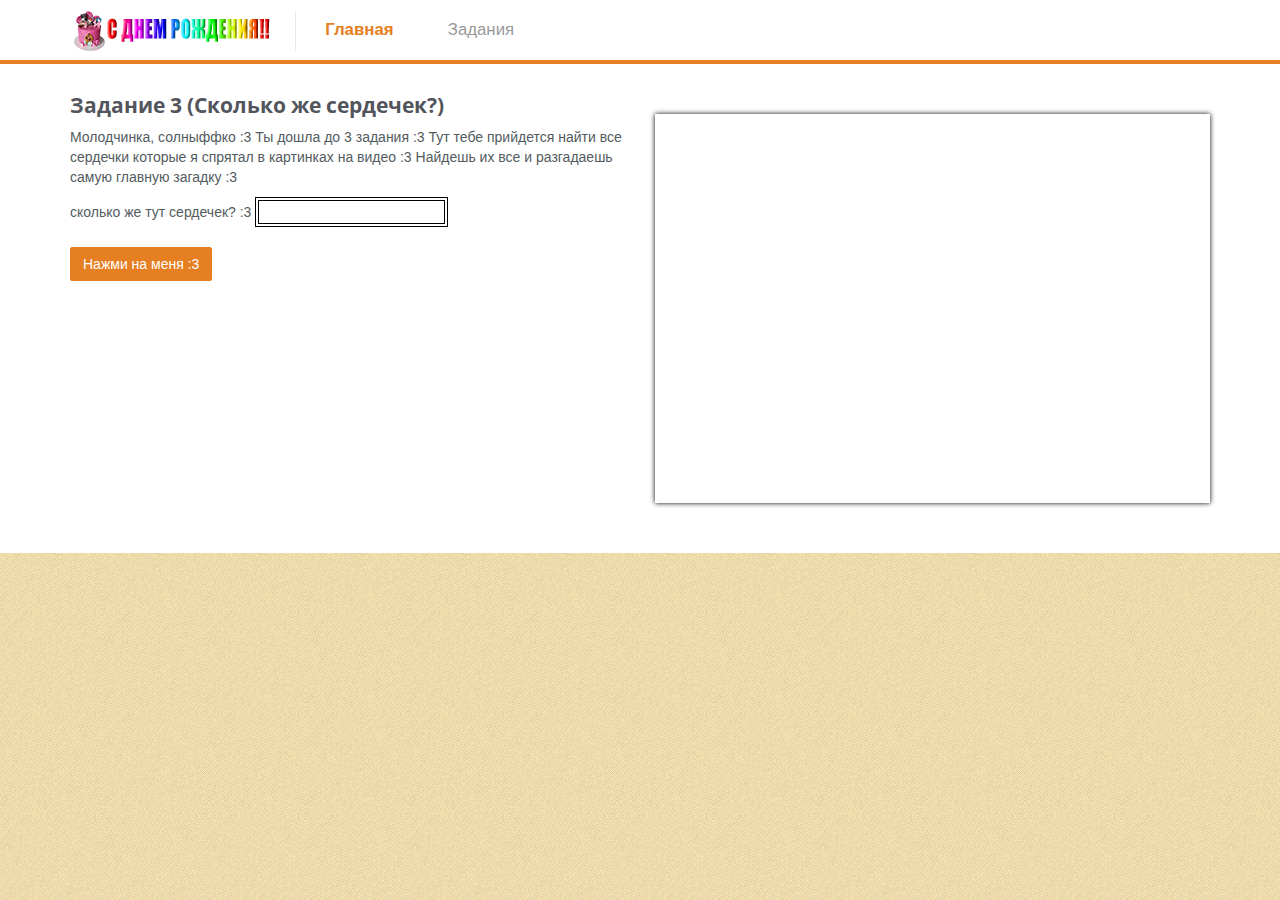
<file: serdechki.html>
<!DOCTYPE html>
<!--[if lt IE 7]>      <html class="no-js lt-ie9 lt-ie8 lt-ie7"> <![endif]-->
<!--[if IE 7]>         <html class="no-js lt-ie9 lt-ie8"> <![endif]-->
<!--[if IE 8]>         <html class="no-js lt-ie9"> <![endif]-->
<!--[if gt IE 8]><!--> <html class="no-js"> <!--<![endif]-->
    <head>
        <meta charset="utf-8">
        <meta http-equiv="X-UA-Compatible" content="IE=edge,chrome=1">
        <title>С ДНЕМ РОЖДЕНИЯ!!!</title>
        <meta name="description" content="">
        <meta name="viewport" content="width=device-width">

        <link rel="stylesheet" href="css/bootstrap.min.css">
        <link rel="stylesheet" href="css/icomoon-social.css">
        <link href='http://fonts.googleapis.com/css?family=Open+Sans:400,700,600,800' rel='stylesheet' type='text/css'>

        <link rel="stylesheet" href="css/leaflet.css" />
		<!--[if lte IE 8]>
		    <link rel="stylesheet" href="css/leaflet.ie.css" />
		<![endif]-->
		<link rel="stylesheet" href="css/main-orange.css">

        <script src="js/modernizr-2.6.2-respond-1.1.0.min.js"></script>
		<link rel="shortcut icon" href="favicon2.ico" type="image/x-icon">
    </head>
    <body>
        <!--[if lt IE 7]>
            <p class="chromeframe">You are using an <strong>outdated</strong> browser. Please <a href="http://browsehappy.com/">upgrade your browser</a> or <a href="http://www.google.com/chromeframe/?redirect=true">activate Google Chrome Frame</a> to improve your experience.</p>
        <![endif]-->
        

        <!-- Navigation & Logo-->
        <div class="mainmenu-wrapper">
	        <div class="container">
		        <nav id="mainmenu" class="mainmenu">
					<ul>
						<li class="logo-wrapper"><a href="index.html"><img src="img/mPurpose-logo.png" alt="Multipurpose Twitter Bootstrap Template"></a></li>
						<li class="active">
							<a href="index.html">Главная</a>
						</li>
						<li>
						<li class="has-submenu">
							<a>Задания</a>
							<div class="mainmenu-submenu">
								<div class="mainmenu-submenu-inner"> 
									<div>
										<a href="zagadka1.html"><h4>Задание 1 (Что это за буквы?)</h4></a>
										<a href="labirint.html"><h4>Задание 2 (Лабиринт тяжелых выборов)</h4></a>
										<a href="serdechki.html"><h4>Задание 3 (Сколько же сердечек?)</h4></a>
									</div>
								</div><!-- /mainmenu-submenu-inner -->
							</div><!-- /mainmenu-submenu -->
						</li>
					</ul>
				</nav>
			</div>
		</div>
		
        <div class="section section-white">
	    	<div class="container">
				<div class="row">
					<div class="col-md-6">
						<h3>Задание 3 (Сколько же сердечек?)</h3>
						<p>
							Молодчинка, солныффко :3 Ты дошла до 3 задания :3 Тут тебе прийдется найти все сердечки которые я спрятал в картинках на видео :3 Найдешь их все и разгадаешь самую главную загадку :3
						</p>
						<p>сколько же тут сердечек? :3 <input type="text" id="pole" style = "border: 4px double black"></br></br>
						<a onclick="check('pole','sbm');" class="btn btn-small">Нажми на меня :3</a></br></br>
						<a id="sbm" style="display:none" class="btn btn-small" href = "kluch139211311.html">Узнать разгадку!</a></p>
					</div>
					<div class="col-md-6">
						<div class="video-wrapper">
							<iframe src="https://www.youtube.com/embed/DyfqrVv1u_Q" width="100%" height="70%" frameborder="0" webkitAllowFullScreen mozallowfullscreen allowFullScreen></iframe>
						</div>
					</div>
				</div>
			</div>
		</div>

        <!-- Javascripts -->
		<script type="text/javascript">
			function check (id, sbm) {
			if (document.getElementById(id).value == '14') document.getElementById(sbm).style.display = '';
			};
		</script>
        <script src="http://ajax.googleapis.com/ajax/libs/jquery/1.9.1/jquery.min.js"></script>
        <script>window.jQuery || document.write('<script src="js/jquery-1.9.1.min.js"><\/script>')</script>
        <script src="js/bootstrap.min.js"></script>
        <script src="http://cdn.leafletjs.com/leaflet-0.5.1/leaflet.js"></script>
        <script src="js/jquery.fitvids.js"></script>
        <script src="js/jquery.sequence-min.js"></script>
        <script src="js/jquery.bxslider.js"></script>
        <script src="js/main-menu.js"></script>
        <script src="js/template.js"></script>

    </body>
</html>
</file>
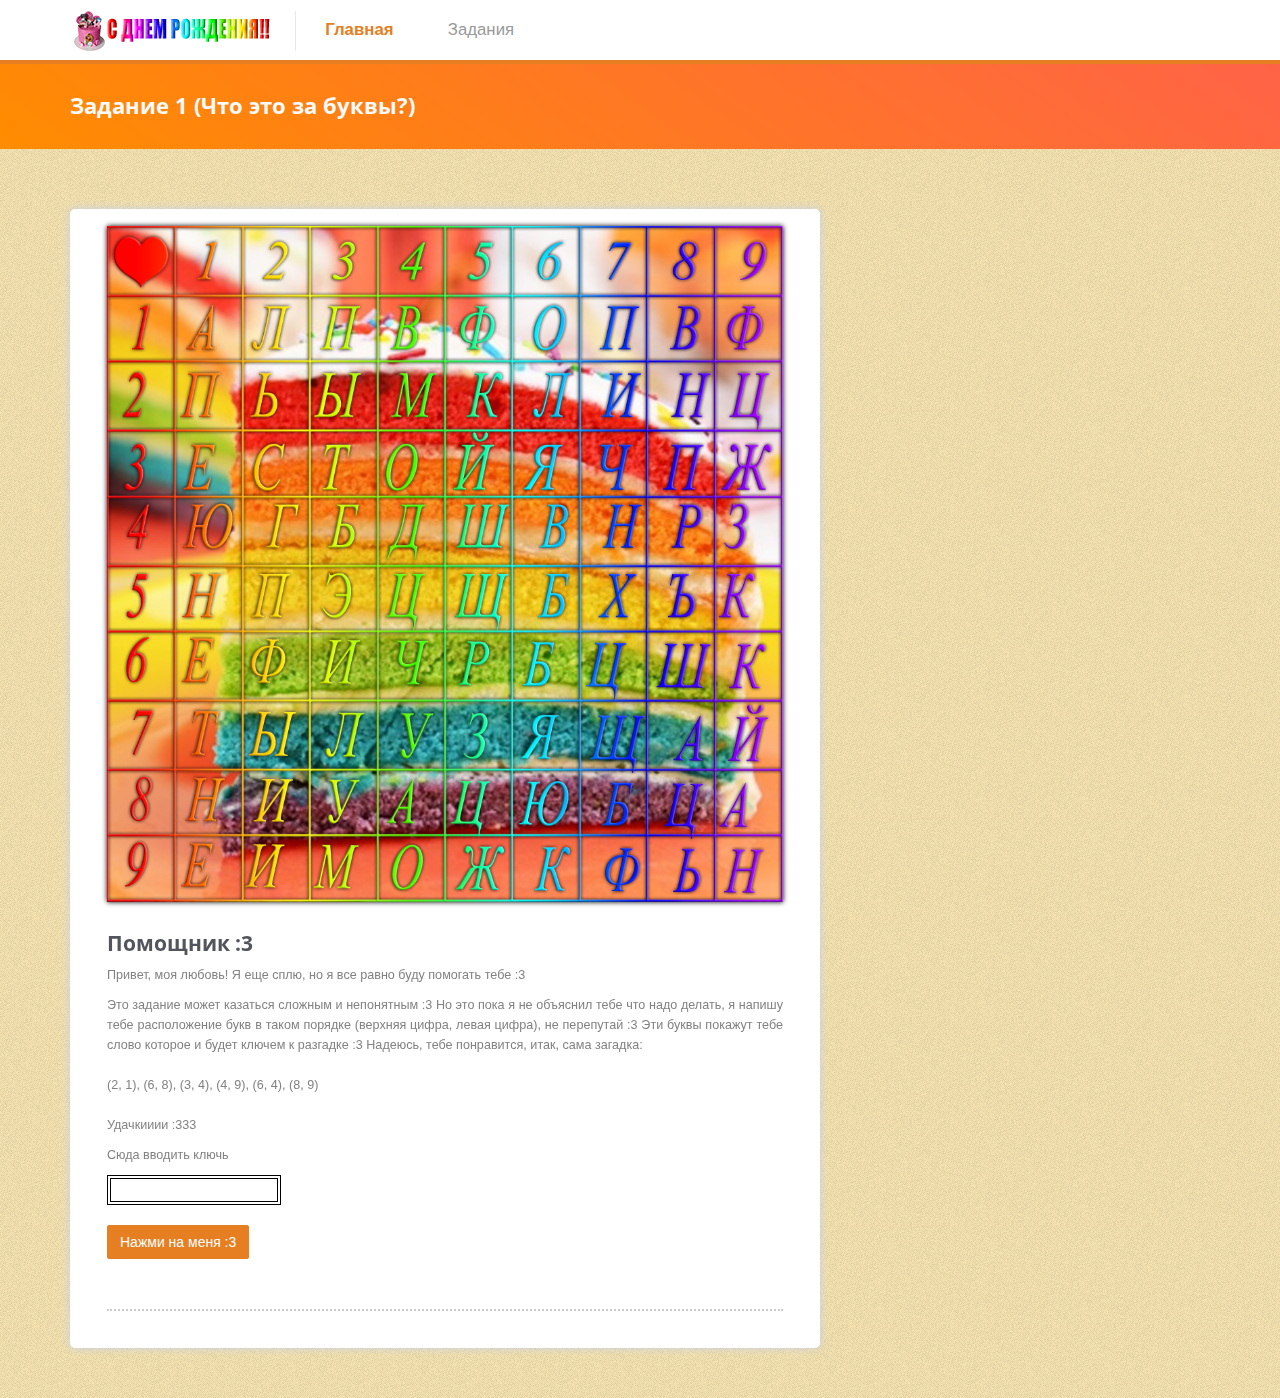
<file: zagadka1.html>
<!DOCTYPE html>
<!--[if lt IE 7]>      <html class="no-js lt-ie9 lt-ie8 lt-ie7"> <![endif]-->
<!--[if IE 7]>         <html class="no-js lt-ie9 lt-ie8"> <![endif]-->
<!--[if IE 8]>         <html class="no-js lt-ie9"> <![endif]-->
<!--[if gt IE 8]><!--> <html class="no-js"> <!--<![endif]-->
    <head>
        <meta charset="utf-8">
        <meta http-equiv="X-UA-Compatible" content="IE=edge,chrome=1">
        <title>С ДНЕМ РОЖДЕНИЯ!!!</title>
        <meta name="description" content="">
        <meta name="viewport" content="width=device-width">

        <link rel="stylesheet" href="css/bootstrap.min.css">
        <link rel="stylesheet" href="css/icomoon-social.css">
        <link href='http://fonts.googleapis.com/css?family=Open+Sans:400,700,600,800' rel='stylesheet' type='text/css'>

        <link rel="stylesheet" href="css/leaflet.css" />
		<!--[if lte IE 8]>
		    <link rel="stylesheet" href="css/leaflet.ie.css" />
		<![endif]-->
		<link rel="stylesheet" href="css/main-orange.css">

        <script src="js/modernizr-2.6.2-respond-1.1.0.min.js"></script>
		<link rel="shortcut icon" href="favicon2.ico" type="image/x-icon">
    </head>
    <body>
        <!--[if lt IE 7]>
            <p class="chromeframe">You are using an <strong>outdated</strong> browser. Please <a href="http://browsehappy.com/">upgrade your browser</a> or <a href="http://www.google.com/chromeframe/?redirect=true">activate Google Chrome Frame</a> to improve your experience.</p>
        <![endif]-->
       

        <!-- Navigation & Logo-->
        <div class="mainmenu-wrapper">
	        <div class="container">
		        <nav id="mainmenu" class="mainmenu">
					<ul>
						<li class="logo-wrapper"><a href="index.html"><img src="img/mPurpose-logo.png" alt="Multipurpose Twitter Bootstrap Template"></a></li>
						<li class="active">
							<a href="index.html">Главная</a>
						</li>
						<li>
						<li class="has-submenu">
							<a>Задания</a>
							<div class="mainmenu-submenu">
								<div class="mainmenu-submenu-inner"> 
									<div>
										<a href="zagadka1.html"><h4>Задание 1 (Что это за буквы?)</h4></a>
										<a href="labirint.html"><h4>Задание 2 (Лабиринт тяжелых выборов)</h4></a>
										<a href="serdechki.html"><h4>Задание 3 (Сколько же сердечек?)</h4></a>
									</div>
								</div><!-- /mainmenu-submenu-inner -->
							</div><!-- /mainmenu-submenu -->
						</li>
					</ul>
				</nav>
			</div>
		</div>

        <!-- Page Title -->
		<div class="section section-breadcrumbs" style = "background: linear-gradient(35deg, #FF8C00, #FF6347);">
			<div class="container">
				<div class="row">
					<div class="col-md-12">
						<h1>Задание 1 (Что это за буквы?)</h1>
					</div>
				</div>
			</div>
		</div>
        
        <div class="section">
	    	<div class="container">
				<div class="row">
					<div class="col-sm-8">
						<div class="blog-post blog-single-post">
							<div class="single-post-image">
								<img src="img/zadanie1.jpg" alt="Post Title">
							</div>
							<div class="single-post-content">
								<h3>Помощник :3</h3>
								<p>
									Привет, моя любовь! Я еще сплю, но я все равно буду помогать тебе :3
								</p>
								<p>
									Это задание может казаться сложным и непонятным :3 Но это пока я не объяснил тебе что надо делать, я напишу тебе расположение букв в таком порядке (верхняя цифра, левая цифра), не перепутай :3 Эти буквы покажут тебе слово которое и будет ключем к разгадке :3 Надеюсь, тебе понравится, итак, сама загадка:</br></br>(2, 1), (6, 8), (3, 4), (4, 9), (6, 4), (8, 9)</br></br>Удачкииии :333
								</p>
								<p>Cюда вводить ключь</p> <p><input type="text" id="pole" style = "border: 4px double black"></br></br>
								<a onclick="check('pole','sbm');" class="btn btn-small">Нажми на меня :3</a></br></br>
								<a id="sbm" style="display:none" class="btn btn-small" href = "kluch132311111.html">Узнать разгадку!</a></p>

							</div>
						</div>
					</div>
					<!-- End Blog Post -->
				</div>
			</div>
	    </div>


        <!-- Javascripts -->
		<script type="text/javascript">
			function check (id, sbm) {
			if (document.getElementById(id).value == 'любовь' || document.getElementById(id).value == 'ЛЮБОВЬ' || document.getElementById(id).value == 'Любовь') document.getElementById(sbm).style.display = '';
			};
		</script>
        <script src="http://ajax.googleapis.com/ajax/libs/jquery/1.9.1/jquery.min.js"></script>
        <script>window.jQuery || document.write('<script src="js/jquery-1.9.1.min.js"><\/script>')</script>
        <script src="js/bootstrap.min.js"></script>
        <script src="http://cdn.leafletjs.com/leaflet-0.5.1/leaflet.js"></script>
        <script src="js/jquery.fitvids.js"></script>
        <script src="js/jquery.sequence-min.js"></script>
        <script src="js/jquery.bxslider.js"></script>
        <script src="js/main-menu.js"></script>
        <script src="js/template.js"></script>

    </body>
</html>
</file>
<file: css/icomoon-social.css>
.icon-google-plus,.icon-facebook,.icon-twitter,.icon-vimeo2,.icon-flickr,.icon-picassa,.icon-dribbble,.icon-github,.icon-wordpress,.icon-blogger,.icon-tumblr,.icon-soundcloud,.icon-linkedin,.icon-lastfm,.icon-stumbleupon,.icon-pinterest {
	display: inline-block;
	width: 16px;
	height: 16px;
	background-image: url(../img/icomoon-social.png);
	background-repeat: no-repeat;
}
.icon-google-plus {
	background-position: 0 0;
}
.icon-facebook {
	background-position: -32px 0;
}
.icon-twitter {
	background-position: -64px 0;
}
.icon-vimeo2 {
	background-position: -96px 0;
}
.icon-flickr {
	background-position: -128px 0;
}
.icon-picassa {
	background-position: -160px 0;
}
.icon-dribbble {
	background-position: -192px 0;
}
.icon-github {
	background-position: -224px 0;
}
.icon-wordpress {
	background-position: -256px 0;
}
.icon-blogger {
	background-position: -288px 0;
}
.icon-tumblr {
	background-position: -320px 0;
}
.icon-soundcloud {
	background-position: -352px 0;
}
.icon-linkedin {
	background-position: -384px 0;
}
.icon-lastfm {
	background-position: -416px 0;
}
.icon-stumbleupon {
	background-position: -448px 0;
}
.icon-pinterest {
	background-position: -480px 0;
}
</file>
<file: css/leaflet.css>
/* required styles */

.leaflet-map-pane,
.leaflet-tile,
.leaflet-marker-icon,
.leaflet-marker-shadow,
.leaflet-tile-pane,
.leaflet-overlay-pane,
.leaflet-shadow-pane,
.leaflet-marker-pane,
.leaflet-popup-pane,
.leaflet-overlay-pane svg,
.leaflet-zoom-box,
.leaflet-image-layer,
.leaflet-layer {
	position: absolute;
	left: 0;
	top: 0;
	}
.leaflet-container {
	overflow: hidden;
	-ms-touch-action: none;
	}
.leaflet-tile,
.leaflet-marker-icon,
.leaflet-marker-shadow {
	-webkit-user-select: none;
	   -moz-user-select: none;
	        user-select: none;
	}
.leaflet-marker-icon,
.leaflet-marker-shadow {
	display: block;
	}
/* map is broken in FF if you have max-width: 100% on tiles */
.leaflet-container img {
	max-width: none !important;
	}
/* stupid Android 2 doesn't understand "max-width: none" properly */
.leaflet-container img.leaflet-image-layer {
	max-width: 15000px !important;
	}
.leaflet-tile {
	filter: inherit;
	visibility: hidden;
	}
.leaflet-tile-loaded {
	visibility: inherit;
	}
.leaflet-zoom-box {
	width: 0;
	height: 0;
	}

.leaflet-tile-pane    { z-index: 2; }
.leaflet-objects-pane { z-index: 3; }
.leaflet-overlay-pane { z-index: 4; }
.leaflet-shadow-pane  { z-index: 5; }
.leaflet-marker-pane  { z-index: 6; }
.leaflet-popup-pane   { z-index: 7; }


/* control positioning */

.leaflet-control {
	position: relative;
	z-index: 7;
	pointer-events: auto;
	}
.leaflet-top,
.leaflet-bottom {
	position: absolute;
	z-index: 1000;
	pointer-events: none;
	}
.leaflet-top {
	top: 0;
	}
.leaflet-right {
	right: 0;
	}
.leaflet-bottom {
	bottom: 0;
	}
.leaflet-left {
	left: 0;
	}
.leaflet-control {
	float: left;
	clear: both;
	}
.leaflet-right .leaflet-control {
	float: right;
	}
.leaflet-top .leaflet-control {
	margin-top: 10px;
	}
.leaflet-bottom .leaflet-control {
	margin-bottom: 10px;
	}
.leaflet-left .leaflet-control {
	margin-left: 10px;
	}
.leaflet-right .leaflet-control {
	margin-right: 10px;
	}


/* zoom and fade animations */

.leaflet-fade-anim .leaflet-tile,
.leaflet-fade-anim .leaflet-popup {
	opacity: 0;
	-webkit-transition: opacity 0.2s linear;
	   -moz-transition: opacity 0.2s linear;
	     -o-transition: opacity 0.2s linear;
	        transition: opacity 0.2s linear;
	}
.leaflet-fade-anim .leaflet-tile-loaded,
.leaflet-fade-anim .leaflet-map-pane .leaflet-popup {
	opacity: 1;
	}

.leaflet-zoom-anim .leaflet-zoom-animated {
	-webkit-transition: -webkit-transform 0.25s cubic-bezier(0,0,0.25,1);
	   -moz-transition:    -moz-transform 0.25s cubic-bezier(0,0,0.25,1);
	     -o-transition:      -o-transform 0.25s cubic-bezier(0,0,0.25,1);
	        transition:         transform 0.25s cubic-bezier(0,0,0.25,1);
	}
.leaflet-zoom-anim .leaflet-tile,
.leaflet-pan-anim .leaflet-tile,
.leaflet-touching .leaflet-zoom-animated {
	-webkit-transition: none;
	   -moz-transition: none;
	     -o-transition: none;
	        transition: none;
	}

.leaflet-zoom-anim .leaflet-zoom-hide {
	visibility: hidden;
	}


/* cursors */

.leaflet-clickable {
	cursor: pointer;
	}
.leaflet-container {
	cursor: -webkit-grab;
	cursor:    -moz-grab;
	}
.leaflet-popup-pane,
.leaflet-control {
	cursor: auto;
	}
.leaflet-dragging,
.leaflet-dragging .leaflet-clickable,
.leaflet-dragging .leaflet-container {
	cursor: move;
	cursor: -webkit-grabbing;
	cursor:    -moz-grabbing;
	}


/* visual tweaks */

.leaflet-container {
	background: #ddd;
	outline: 0;
	}
.leaflet-container a {
	color: #0078A8;
	}
.leaflet-container a.leaflet-active {
	outline: 2px solid orange;
	}
.leaflet-zoom-box {
	border: 2px dotted #05f;
	background: white;
	opacity: 0.5;
	}


/* general typography */
.leaflet-container {
	font: 12px/1.5 "Helvetica Neue", Arial, Helvetica, sans-serif;
	}


/* general toolbar styles */

.leaflet-bar {
	box-shadow: 0 0 8px rgba(0,0,0,0.4);
	border: 1px solid #888;
	-webkit-border-radius: 5px;
	        border-radius: 5px;
	}
.leaflet-bar-part {
	background-color: rgba(255, 255, 255, 0.8);
	border-bottom: 1px solid #aaa;
	}
.leaflet-bar-part-top {
	-webkit-border-radius: 4px 4px 0 0;
	        border-radius: 4px 4px 0 0;
	}
.leaflet-bar-part-bottom {
	-webkit-border-radius: 0 0 4px 4px;
	        border-radius: 0 0 4px 4px;
	border-bottom: none;
	}

.leaflet-touch .leaflet-bar {
	-webkit-border-radius: 10px;
	        border-radius: 10px;
	}
.leaflet-touch .leaflet-bar-part {
	border-bottom: 4px solid rgba(0,0,0,0.3);
	}
.leaflet-touch .leaflet-bar-part-top {
	-webkit-border-radius: 7px 7px 0 0;
	        border-radius: 7px 7px 0 0;
	}
.leaflet-touch .leaflet-bar-part-bottom {
	-webkit-border-radius: 0 0 7px 7px;
	        border-radius: 0 0 7px 7px;
	border-bottom: none;
	}


/* zoom control */

.leaflet-container .leaflet-control-zoom {
	margin-left: 13px;
	margin-top: 12px;
	}
.leaflet-control-zoom a {
	width: 22px;
	height: 22px;
	text-align: center;
	text-decoration: none;
	color: black;
	}
.leaflet-control-zoom a,
.leaflet-control-layers-toggle {
	background-position: 50% 50%;
	background-repeat: no-repeat;
	display: block;
	}
.leaflet-control-zoom a:hover {
	background-color: #fff;
	color: #777;
	}
.leaflet-control-zoom-in {
	font: bold 18px/24px Arial, Helvetica, sans-serif;
	}
.leaflet-control-zoom-out {
	font: bold 23px/20px Tahoma, Verdana, sans-serif;
	}
.leaflet-control-zoom a.leaflet-control-zoom-disabled {
	cursor: default;
	background-color: rgba(255, 255, 255, 0.8);
	color: #bbb;
	}

.leaflet-touch .leaflet-control-zoom a {
	width: 30px;
	height: 30px;
	}
.leaflet-touch .leaflet-control-zoom-in {
	font-size: 24px;
	line-height: 29px;
	}
.leaflet-touch .leaflet-control-zoom-out {
	font-size: 28px;
	line-height: 24px;
	}

/* layers control */

.leaflet-control-layers {
	box-shadow: 0 1px 7px rgba(0,0,0,0.4);
	background: #f8f8f9;
	-webkit-border-radius: 8px;
	        border-radius: 8px;
	}
.leaflet-control-layers-toggle {
	background-image: url(images/layers.png);
	width: 36px;
	height: 36px;
	}
.leaflet-touch .leaflet-control-layers-toggle {
	width: 44px;
	height: 44px;
	}
.leaflet-control-layers .leaflet-control-layers-list,
.leaflet-control-layers-expanded .leaflet-control-layers-toggle {
	display: none;
	}
.leaflet-control-layers-expanded .leaflet-control-layers-list {
	display: block;
	position: relative;
	}
.leaflet-control-layers-expanded {
	padding: 6px 10px 6px 6px;
	color: #333;
	background: #fff;
	}
.leaflet-control-layers-selector {
	margin-top: 2px;
	position: relative;
	top: 1px;
	}
.leaflet-control-layers label {
	display: block;
	}
.leaflet-control-layers-separator {
	height: 0;
	border-top: 1px solid #ddd;
	margin: 5px -10px 5px -6px;
	}


/* attribution and scale controls */

.leaflet-container .leaflet-control-attribution {
	background-color: rgba(255, 255, 255, 0.7);
	box-shadow: 0 0 5px #bbb;
	margin: 0;
	}
.leaflet-control-attribution,
.leaflet-control-scale-line {
	padding: 0 5px;
	color: #333;
	}
.leaflet-container .leaflet-control-attribution,
.leaflet-container .leaflet-control-scale {
	font-size: 11px;
	}
.leaflet-left .leaflet-control-scale {
	margin-left: 5px;
	}
.leaflet-bottom .leaflet-control-scale {
	margin-bottom: 5px;
	}
.leaflet-control-scale-line {
	border: 2px solid #777;
	border-top: none;
	color: black;
	line-height: 1.1;
	padding: 2px 5px 1px;
	font-size: 11px;
	text-shadow: 1px 1px 1px #fff;
	background-color: rgba(255, 255, 255, 0.5);
	box-shadow: 0 -1px 5px rgba(0, 0, 0, 0.2);
	white-space: nowrap;
	overflow: hidden;
	}
.leaflet-control-scale-line:not(:first-child) {
	border-top: 2px solid #777;
	border-bottom: none;
	margin-top: -2px;
	box-shadow: 0 2px 5px rgba(0, 0, 0, 0.2);
	}
.leaflet-control-scale-line:not(:first-child):not(:last-child) {
	border-bottom: 2px solid #777;
	}

.leaflet-touch .leaflet-control-attribution,
.leaflet-touch .leaflet-control-layers,
.leaflet-touch .leaflet-control-zoom {
	box-shadow: none;
	}
.leaflet-touch .leaflet-control-layers,
.leaflet-touch .leaflet-control-zoom {
	border: 4px solid rgba(0,0,0,0.3);
	}


/* popup */

.leaflet-popup {
	position: absolute;
	text-align: center;
	}
.leaflet-popup-content-wrapper {
	padding: 1px;
	text-align: left;
	-webkit-border-radius: 20px;
	        border-radius: 20px;
	}
.leaflet-popup-content {
	margin: 14px 20px;
	line-height: 1.4;
	}
.leaflet-popup-content p {
	margin: 18px 0;
	}
.leaflet-popup-tip-container {
	margin: 0 auto;
	width: 40px;
	height: 20px;
	position: relative;
	overflow: hidden;
	}
.leaflet-popup-tip {
	width: 15px;
	height: 15px;
	padding: 1px;

	margin: -8px auto 0;

	-webkit-transform: rotate(45deg);
	   -moz-transform: rotate(45deg);
	    -ms-transform: rotate(45deg);
	     -o-transform: rotate(45deg);
	        transform: rotate(45deg);
	}
.leaflet-popup-content-wrapper, .leaflet-popup-tip {
	background: white;

	box-shadow: 0 3px 14px rgba(0,0,0,0.4);
	}
.leaflet-container a.leaflet-popup-close-button {
	position: absolute;
	top: 0;
	right: 0;
	padding: 4px 5px 0 0;
	text-align: center;
	width: 18px;
	height: 14px;
	font: 16px/14px Tahoma, Verdana, sans-serif;
	color: #c3c3c3;
	text-decoration: none;
	font-weight: bold;
	background: transparent;
	}
.leaflet-container a.leaflet-popup-close-button:hover {
	color: #999;
	}
.leaflet-popup-scrolled {
	overflow: auto;
	border-bottom: 1px solid #ddd;
	border-top: 1px solid #ddd;
	}


/* div icon */

.leaflet-div-icon {
	background: #fff;
	border: 1px solid #666;
	}
.leaflet-editing-icon {
	-webkit-border-radius: 2px;
	        border-radius: 2px;
	}
</file>
<file: css/leaflet.ie.css>
.leaflet-vml-shape {
	width: 1px;
	height: 1px;
	}
.lvml {
	behavior: url(#default#VML);
	display: inline-block;
	position: absolute;
	}

.leaflet-control {
	display: inline;
	}

.leaflet-popup-tip {
	width: 21px;
	_width: 27px;
	margin: 0 auto;
	_margin-top: -3px;

	filter: progid:DXImageTransform.Microsoft.Matrix(M11=0.70710678, M12=0.70710678, M21=-0.70710678, M22=0.70710678);
	-ms-filter: "progid:DXImageTransform.Microsoft.Matrix(M11=0.70710678, M12=0.70710678, M21=-0.70710678, M22=0.70710678)";
	}
.leaflet-popup-tip-container {
	margin-top: -1px;
	}
.leaflet-popup-content-wrapper, .leaflet-popup-tip {
	border: 1px solid #999;
	}
.leaflet-popup-content-wrapper {
	zoom: 1;
	}

.leaflet-control-zoom,
.leaflet-control-layers {
	border: 3px solid #999;
	}
.leaflet-control-zoom a {
	background-color: #eee;
	}
.leaflet-control-zoom a:hover {
	background-color: #fff;
	}
.leaflet-control-layers-toggle {
	}
.leaflet-control-attribution,
.leaflet-control-layers,
.leaflet-control-scale-line {
	background: white;
	}
.leaflet-zoom-box {
	filter: alpha(opacity=50);
	}
.leaflet-control-attribution {
	border-top: 1px solid #bbb;
	border-left: 1px solid #bbb;
	}
</file>
<file: css/main-orange.css>
/*--------------------------------------------------------------------------
	General Style
--------------------------------------------------------------------------*/
body {
  background: url(../img/page-background.png);
}
.section {
  padding: 30px 0;
  -webkit-transform: translateZ(0);
  -moz-transform: translateZ(0);
  -o-transform: translateZ(0);
  -ms-transform: translateZ(0);
  transform: translateZ(0);
}
.section-white {
  background: #FFF;
}
.section .container:first-child h1,
.section .container:first-child h2,
.section .container:first-child h3 {
  margin-top: 0;
  font-weight: 700;
}
.input-micro {
  width: 50px;
  margin-bottom: 0 !important;
}
textarea:focus,
input[type="text"]:focus,
input[type="password"]:focus,
input[type="datetime"]:focus,
input[type="datetime-local"]:focus,
input[type="date"]:focus,
input[type="month"]:focus,
input[type="time"]:focus,
input[type="week"]:focus,
input[type="number"]:focus,
input[type="email"]:focus,
input[type="url"]:focus,
input[type="search"]:focus,
input[type="tel"]:focus,
input[type="color"]:focus,
.uneditable-input:focus {
  border-color: rgba(230, 126, 34, 0.8);
  outline: 0;
  outline: thin dotted \9;
  /* IE6-9 */
  -webkit-box-shadow: inset 0 1px 1px rgba(0,0,0,.075), 0 0 8px rgba(230, 126, 34, 0.6);
  -moz-box-shadow: inset 0 1px 1px rgba(0,0,0,.075), 0 0 8px rgba(230, 126, 34, 0.6);
  box-shadow: inset 0 1px 1px rgba(0,0,0,.075), 0 0 8px rgba(230, 126, 34, 0.6);
  color: inset 0 1px 1px rgba(0,0,0,.075), 0 0 8px rgba(230, 126, 34, 0.6);
}
ul.no-list-style {
  list-style-type: none;
  margin-left: 0;
}
ul.no-list-style li {
  line-height: 28px;
}
div[class*="span"] {
  -webkit-transition: all .4s linear;
  -moz-transition: all .4s linear;
  -o-transition: all .4s linear;
  -ms-transition: all .4s linear;
  transition: all .4s linear;
}
/*--------------------------------------------------------------------------
	Typography Style
--------------------------------------------------------------------------*/
body {
  font-family: Arial, Helvetica, sans-serif;
  font-size: 14px;
  line-height: 20px;
  color: #535b60;
}
h1 {
  color: #53555c;
  font-family: 'Open Sans', sans-serif;
  font-weight: 800;
}
h2 {
  color: #53555c;
  font-family: 'Open Sans', sans-serif;
  font-size: 2em;
  border-bottom: 2px solid #53555c;
  line-height: 1.5em;
  margin: 30px 0;
  padding-left: 10px;
}
h3 {
  font-family: 'Open Sans', sans-serif;
  color: #53555c;
  font-size: 1.5em;
}
h4 {
  font-family: 'Open Sans', sans-serif;
  color: #53555c;
  margin-bottom: 10px;
}
a {
  color: #e67e22;
}
a:hover {
  color: #924d10;
}
/*--------------------------------------------------------------------------
+	Services Style
--------------------------------------------------------------------------*/
/* Multicolumn */
.service-wrapper {
  background: #FFF;
  margin: 20px 10px;
  text-align: center;
  padding: 30px 20px;
  -webkit-border-radius: 5px;
  -webkit-background-clip: padding-box;
  -moz-border-radius: 5px;
  -moz-background-clip: padding;
  border-radius: 5px;
  background-clip: padding-box;
  -webkit-box-shadow: 0 0 3px #999;
  -moz-box-shadow: 0 0 3px #999;
  box-shadow: 0 0 3px #999;
  color: 0 0 3px #999;
}
.service-wrapper h3 {
  font-size: 1.2em;
  margin: 10px 0 !important;
}
.service-wrapper p {
  margin-top: 0;
}
/* Row */
.service-wrapper-row {
  padding: 10px 0;
}
.service-wrapper-row h3 {
  padding-top: 15px;
}
.service-wrapper-row .service-image {
  padding-top: 15px;
  text-align: center;
}
.service-wrapper-row .service-image img {
  max-width: 80%;
  vertical-align: bottom;
  bottom: 0;
  border: 7px solid #FFF;
  -webkit-border-radius: 5px;
  -webkit-background-clip: padding-box;
  -moz-border-radius: 5px;
  -moz-background-clip: padding;
  border-radius: 5px;
  background-clip: padding-box;
  -webkit-box-shadow: 0 0 8px #999;
  -moz-box-shadow: 0 0 8px #999;
  box-shadow: 0 0 8px #999;
  color: 0 0 8px #999;
}
/*--------------------------------------------------------------------------
+	Pricing Table Style
--------------------------------------------------------------------------*/
.pricing-plan {
  float: left;
  text-align: center;
  background: #fafafa;
  position: relative;
  width: 48%;
  margin: 10px 1% 10px 0;
  padding: 20px;
  -webkit-border-radius: 7px;
  -webkit-background-clip: padding-box;
  -moz-border-radius: 7px;
  -moz-background-clip: padding;
  border-radius: 7px;
  background-clip: padding-box;
  -webkit-box-sizing: border-box;
  -moz-box-sizing: border-box;
  box-sizing: border-box;
  -webkit-box-shadow: 0 1px 8px rgba(0, 0, 0, 0.4);
  -moz-box-shadow: 0 1px 8px rgba(0, 0, 0, 0.4);
  box-shadow: 0 1px 8px rgba(0, 0, 0, 0.4);
  color: 0 1px 8px rgba(0, 0, 0, 0.4);
  -webkit-transition: -webkit-box-shadow .25s linear;
  -moz-transition: -moz-box-shadow .25s linear;
  -o-transition: box-shadow .25s linear;
  -ms-transition: box-shadow .25s linear;
  transition: box-shadow .25s linear;
}
.pricing-plan:hover {
  -webkit-box-shadow: 0 0 8px #333;
  -moz-box-shadow: 0 0 8px #333;
  box-shadow: 0 0 8px #333;
  color: 0 0 8px #333;
  z-index: 5;
}
.pricing-plan .pricing-plan-title {
  position: relative;
  margin: -20px -10px 20px;
  padding: 20px;
  line-height: 1;
  font-size: 16px;
  font-weight: bold;
  color: #595f6b;
  border-bottom: 1px dashed #d2d2d2;
}
.pricing-plan .pricing-plan-title:before {
  content: '';
  position: absolute;
  bottom: -1px;
  left: 0;
  right: 0;
  height: 1px;
  background-size: 3px 1px;
  background-image: url([data-uri]);
  background-image: -moz-linear-gradient(left, white, white 33%, #d2d2d2 34%, #d2d2d2);
  background-image: -webkit-linear-gradient(left, white, white 33%, #d2d2d2 34%, #d2d2d2);
  background-image: -o-linear-gradient(left, white, white 33%, #d2d2d2 34%, #d2d2d2);
  background-image: linear-gradient(to right, white, white 33%, #d2d2d2 34%, #d2d2d2);
}
.pricing-plan .pricing-plan-price {
  margin: 0 auto 20px;
  width: 90px;
  height: 90px;
  line-height: 90px;
  font-size: 19px;
  font-weight: bold;
  color: white;
  background: #595f6b;
  -webkit-border-radius: 45px;
  -webkit-background-clip: padding-box;
  -moz-border-radius: 45px;
  -moz-background-clip: padding;
  border-radius: 45px;
  background-clip: padding-box;
}
.pricing-plan .pricing-plan-price span {
  font-size: 12px;
  font-weight: normal;
  color: rgba(255, 255, 255, 0.9);
}
.pricing-plan .pricing-plan-features {
  margin-bottom: 20px;
  margin-left: 0;
  padding: 0;
  line-height: 2;
  font-size: 12px;
  color: #999;
  text-align: center;
  list-style-type: none;
}
.pricing-plan .pricing-plan-features li strong {
  font-weight: bold;
  color: #888;
}
.pricing-plan .pricing-plan-promote {
  margin: 0;
  padding: 40px 20px;
  background-color: white;
  border-width: 2px;
  -webkit-border-radius: 7px;
  -webkit-background-clip: padding-box;
  -moz-border-radius: 7px;
  -moz-background-clip: padding;
  border-radius: 7px;
  background-clip: padding-box;
  z-index: 4;
}
.ribbon-wrapper {
  width: 85px;
  height: 88px;
  overflow: hidden;
  position: absolute;
  top: 0;
  right: 0;
}
.price-ribbon {
  font: bold 15px Sans-Serif;
  color: #333;
  text-align: center;
  text-shadow: rgba(255, 255, 255, 0.5) 0px 1px 0px;
  position: relative;
  padding: 7px 0;
  left: -5px;
  top: 15px;
  width: 120px;
  background-color: #FFF;
  color: #6a6340;
  -webkit-transform: rotate(45deg);
  -moz-transform: rotate(45deg);
  -o-transform: rotate(45deg);
  -ms-transform: rotate(45deg);
  transform: rotate(45deg);
  -webkit-box-shadow: 0px 0px 3px rgba(0,0,0,0.3);
  -moz-box-shadow: 0px 0px 3px rgba(0,0,0,0.3);
  box-shadow: 0px 0px 3px rgba(0,0,0,0.3);
  color: 0px 0px 3px rgba(0,0,0,0.3);
}
.ribbon-green {
  background-color: #BFDC7A;
}
.ribbon-blue {
  background-color: #5ACBFF;
}
.ribbon-orange {
  background-color: #FF9542;
}
.ribbon-red {
  background-color: #FF7373;
}
@media (min-width: 768px) {
  .pricing-plan {
    width: 25%;
    margin: 20px 0;
    padding: 20px;
    -webkit-border-radius: 0;
    -webkit-background-clip: padding-box;
    -moz-border-radius: 0;
    -moz-background-clip: padding;
    border-radius: 0;
    background-clip: padding-box;
  }
  .pricing-plan:first-child {
    -webkit-border-top-left-radius: 7px;
    -moz-border-radius-topleft: 7px;
    border-top-left-radius: 7px;
    -webkit-border-bottom-left-radius: 7px;
    -webkit-background-clip: padding-box;
    -moz-border-radius-bottomleft: 7px;
    -moz-background-clip: padding;
    border-bottom-left-radius: 7px;
    background-clip: padding-box;
  }
  .pricing-plan:last-child {
    border-width: 2px;
    -webkit-border-top-right-radius: 7px;
    -moz-border-radius-topright: 7px;
    border-top-right-radius: 7px;
    -webkit-border-bottom-right-radius: 7px;
    -webkit-background-clip: padding-box;
    -moz-border-radius-bottomright: 7px;
    -moz-background-clip: padding;
    border-bottom-right-radius: 7px;
    background-clip: padding-box;
  }
  .pricing-plan-promote {
    background: #fff;
    padding: 40px;
    margin-top: 0;
    -webkit-border-radius: 7px;
    -webkit-background-clip: padding-box;
    -moz-border-radius: 7px;
    -moz-background-clip: padding;
    border-radius: 7px;
    background-clip: padding-box;
    z-index: 4;
  }
}
/*--------------------------------------------------------------------------
+	Contact Us Style
--------------------------------------------------------------------------*/
#contact-us-map {
  height: 300px;
  -webkit-box-shadow: inset 0 1px #fff,0 0 8px #c8cfe6;
  -moz-box-shadow: inset 0 1px #fff,0 0 8px #c8cfe6;
  box-shadow: inset 0 1px #fff,0 0 8px #c8cfe6;
  color: inset 0 1px #fff,0 0 8px #c8cfe6;
}
.contact-us-details {
  margin: 20px 0;
  font-size: 0.9em;
}
/*--------------------------------------------------------------------------
+	Video Wrapper Style
--------------------------------------------------------------------------*/
.video-wrapper {
  -webkit-box-shadow: 0 0 5px #000;
  -moz-box-shadow: 0 0 5px #000;
  box-shadow: 0 0 5px #000;
  color: 0 0 5px #000;
  margin: 20px 0;
}
/*--------------------------------------------------------------------------
+	Call to Action Bar Style
--------------------------------------------------------------------------*/
.calltoaction-wrapper {
  text-align: center;
}
.calltoaction-wrapper h3 {
  display: inline-block;
  line-height: 36px;
  margin-right: 10px;
  margin-bottom: 0;
}
.calltoaction-wrapper a {
  vertical-align: top;
}
/*--------------------------------------------------------------------------
+	Testimonials Style
--------------------------------------------------------------------------*/
.testimonial blockquote {
  margin: 0;
  padding: 0;
  border-left: none;
}
.testimonial blockquote p {
  font-size: 0.9em;
  margin-bottom: 20px;
  line-height: 1.5;
}
.testimonial .testimonial-bubble {
  text-align: justify;
  -webkit-border-radius: 4px;
  -webkit-background-clip: padding-box;
  -moz-border-radius: 4px;
  -moz-background-clip: padding;
  border-radius: 4px;
  background-clip: padding-box;
  padding: 0 20px 20px 20px;
  margin: 35px 10px 20px 10px;
  background: #FFF;
  position: relative;
  -webkit-box-sizing: border-box;
  -moz-box-sizing: border-box;
  box-sizing: border-box;
  -webkit-box-shadow: inset 0 1px #fff,0 1px 2px #c8cfe6;
  -moz-box-shadow: inset 0 1px #fff,0 1px 2px #c8cfe6;
  box-shadow: inset 0 1px #fff,0 1px 2px #c8cfe6;
  color: inset 0 1px #fff,0 1px 2px #c8cfe6;
}
.testimonial .testimonial-bubble::before {
  background-color: #FFF;
  content: "\00a0";
  display: block;
  height: 20px;
  width: 20px;
  top: -10px;
  left: 45%;
  position: relative;
  -webkit-transform: rotate(45deg);
  -moz-transform: rotate(45deg);
  -o-transform: rotate(45deg);
  -ms-transform: rotate(45deg);
  transform: rotate(45deg);
}
.testimonial .author-photo {
  text-align: center;
}
.testimonial .author-photo img {
  margin: auto;
  border: 5px solid #FFF;
  -webkit-border-radius: 100px;
  -webkit-background-clip: padding-box;
  -moz-border-radius: 100px;
  -moz-background-clip: padding;
  border-radius: 100px;
  background-clip: padding-box;
  -webkit-box-shadow: inset 0 1px #fff,0 1px 2px #c8cfe6;
  -moz-box-shadow: inset 0 1px #fff,0 1px 2px #c8cfe6;
  box-shadow: inset 0 1px #fff,0 1px 2px #c8cfe6;
  color: inset 0 1px #fff,0 1px 2px #c8cfe6;
}
.testimonial .author-info {
  font-weight: 400;
  font-size: 0.8em;
}
/*--------------------------------------------------------------------------
+	Clients Logos Style
--------------------------------------------------------------------------*/
.clients-logo-wrapper img {
  max-width: 100%;
}
/*--------------------------------------------------------------------------
+	News Style
--------------------------------------------------------------------------*/
.featured-news .caption,
.latest-news .caption {
  padding: 10px 0 5px 0;
}
.featured-news .caption a,
.latest-news .caption a {
  font-size: 1.1em;
  font-weight: 600;
  color: #535b60;
}
.featured-news .intro,
.latest-news .intro {
  padding-bottom: 10px;
  font-size: 0.9em;
}
.featured-news .intro a,
.latest-news .intro a {
  white-space: nowrap;
}
.featured-news .date,
.latest-news .date {
  font-size: 0.7em;
  color: #999;
}
.featured-news img,
.latest-news img {
  max-width: 100%;
  margin: 10px 0 10px 0;
  -webkit-border-radius: 5px;
  -webkit-background-clip: padding-box;
  -moz-border-radius: 5px;
  -moz-background-clip: padding;
  border-radius: 5px;
  background-clip: padding-box;
  -webkit-box-shadow: inset 0 1px #fff,0 0 8px #c8cfe6;
  -moz-box-shadow: inset 0 1px #fff,0 0 8px #c8cfe6;
  box-shadow: inset 0 1px #fff,0 0 8px #c8cfe6;
  color: inset 0 1px #fff,0 0 8px #c8cfe6;
}
/*--------------------------------------------------------------------------
+	Frequently Asked Questions Style
--------------------------------------------------------------------------*/
.faq-wrapper h3 {
  margin-top: 20px !important;
}
.faq-wrapper .accordion-inner {
  margin: 10px 0 10px 20px;
  padding: 0 10px;
  font-size: 0.9em;
}
.faq-wrapper .accordion-inner .answer {
  font-weight: 600;
}
/*--------------------------------------------------------------------------
+	Blog Style
--------------------------------------------------------------------------*/
/* Posts List */
.blog-post {
  background: #FFF;
  position: relative;
  margin: 20px 0;
  border: 7px solid #FFF;
  -webkit-border-radius: 5px;
  -webkit-background-clip: padding-box;
  -moz-border-radius: 5px;
  -moz-background-clip: padding;
  border-radius: 5px;
  background-clip: padding-box;
  -webkit-box-shadow: inset 0 1px #fff,0 0 8px #c8cfe6;
  -moz-box-shadow: inset 0 1px #fff,0 0 8px #c8cfe6;
  box-shadow: inset 0 1px #fff,0 0 8px #c8cfe6;
  color: inset 0 1px #fff,0 0 8px #c8cfe6;
}
.blog-post img {
  max-width: 100%;
}
.blog-post .post-info {
  background: #000;
  background: rgba(0, 0, 0, 0.6);
  color: #FFF;
  line-height: 1.2;
  position: absolute;
  padding: 5px;
  left: 10px;
  top: 10px;
  -webkit-border-radius: 5px;
  -webkit-background-clip: padding-box;
  -moz-border-radius: 5px;
  -moz-background-clip: padding;
  border-radius: 5px;
  background-clip: padding-box;
}
.blog-post .post-comments-count {
  text-align: center;
}
.post-info .post-comments-count {
  padding-top: 5px;
}
.post-info .post-comments-count i {
  margin-right: 5px;
}
.post-info .post-comments-count a {
  color: #FFF;
}
.post-info .post-date .date {
  font-size: 0.7em;
  font-weight: 600;
}
.post-title h3 {
  font-size: 1.2em;
  margin: 0 20px;
  padding-top: 10px;
}
.post-title h3 a {
  color: #535b60;
}
.post-summary {
  margin: 10px 20px;
}
.post-summary p {
  color: #828282;
  font-size: 0.9em;
  text-align: center;
}
.blog-posts-wrapper{
	margin-left: auto;
    margin-right: auto;
}
#pir{
	position: absolute;
	top: 300px; right: 0;
	width: 80px;
	transform: rotate3d(0, 0, 1, 0deg);
}
#pir2{
	position: absolute;
	top: -60px; right: 0%;
	width: 150px;
}
#pir3{
	position: absolute;
	top: -60px; left: 20%;
	width: 150px;
	transform: rotate3d(0, 0, 1, 60deg);
}
#pir4{
	position: absolute;
	left: 60px; bottom: 0%;
	width: 80px;
}
#pir5{
	position: absolute;
	top: 150px; left: -60px;
	width: 150px;
	transform: rotate3d(0, 0, 1, -30deg);
}
#miska1{
	position: absolute;
	top: 150px; left: 0%;
	width: 150px;
	transform: rotate3d(0, 0, 1, -30deg);
}
#miska2{
	position: absolute;
	top: 150px; right: 10%;
	width: 150px;
	transform: rotate3d(0, 0, 1, 30deg);
}
#miska3{
	position: absolute;
	top: 0%; right: 5%;
	width: 150px;
	transform: rotate3d(0, 0, 1, -10deg);
}
#miska4{
	position: absolute;
	bottom: 5%; right: 40%;
	width: 150px;
	transform: rotate3d(0, 0, 1, -210deg);
}
#miska5{
	position: absolute;
	bottom: 20%; left: 5%;
	width: 150px;
	transform: rotate3d(0, 0, 1, -140deg);
}
.post-more {
  text-align: right;
  padding: 0 20px 20px 0;
}
/* Single Post */
.blog-single-post {
  padding: 10px 30px;
}
.single-post-title h3 {
  font-size: 1.5em;
  margin: 0;
}
.single-post-info {
  margin-bottom: 20px;
  padding-bottom: 10px;
  border-bottom: 1px dotted #828282;
}
.single-post-info i {
  color: #333;
  margin-right: 5px;
}
.single-post-image {
  text-align: center;
}
.single-post-image img {
  -webkit-box-shadow: 0 0 5px #000;
  -moz-box-shadow: 0 0 5px #000;
  box-shadow: 0 0 5px #000;
  color: 0 0 5px #000;
}
.single-post-content {
  margin: 30px 0 20px 0;
  padding-bottom: 20px;
  border-bottom: 2px dotted #CCC;
}
.single-post-content p {
  color: #828282;
  font-size: 0.9em;
  text-align: justify;
}
.post-comments {
  list-style-type: none;
  margin-left: 0;
  margin-bottom: 40px;
  padding: 0;
}
.post-comments ul {
  list-style-type: none;
  margin-left: 30px;
  padding: 0;
}
.comment-wrapper p {
  margin: 0;
  position: relative;
  border: 1px solid #CCC;
  padding: 10px;
  margin-bottom: 10px;
  -webkit-border-radius: 3px;
  -webkit-background-clip: padding-box;
  -moz-border-radius: 3px;
  -moz-background-clip: padding;
  border-radius: 3px;
  background-clip: padding-box;
}
.comment-author {
  font-size: 1.3em;
  font-weight: 600;
  margin-bottom: 10px;
}
.comment-author img {
  max-width: 50px;
  -webkit-border-radius: 25px;
  -webkit-background-clip: padding-box;
  -moz-border-radius: 25px;
  -moz-background-clip: padding;
  border-radius: 25px;
  background-clip: padding-box;
  margin-right: 10px;
}
.comment-date {
  font-size: 0.9em;
  margin-right: 20px;
}
.comment-actions {
  text-align: right;
  opacity: 0.6;
  -webkit-transition: opacity .25s linear;
  -moz-transition: opacity .25s linear;
  -o-transition: opacity .25s linear;
  -ms-transition: opacity .25s linear;
  transition: opacity .25s linear;
}
.comment-actions:hover {
  text-align: right;
  opacity: 1;
}
.comment-actions i {
  color: #333;
}
.comment-reply-btn {
  margin-left: 10px;
}
.blog-sidebar h4 {
  margin-top: 20px;
  font-weight: 700;
}
.blog-sidebar h4:first-child {
  margin-top: 0;
}
.blog-sidebar ul {
  list-style-type: none;
  margin-left: 0;
  padding: 0;
}
.blog-sidebar .recent-posts li,
.blog-sidebar .blog-categories li {
  padding: 5px 20px 5px 0;
  border-top: 1px solid #D5D5D5;
}
.blog-sidebar .recent-posts li:last-child,
.blog-sidebar .blog-categories li:last-child {
  border-bottom: 1px solid #D5D5D5;
}
.blog-sidebar .recent-posts a,
.blog-sidebar .blog-categories a {
  color: #535b60;
}
/*--------------------------------------------------------------------------
+	E-commerce Style
--------------------------------------------------------------------------*/
.shop-item {
  position: relative;
  background: #FFF;
  padding-bottom: 10px;
  margin-top: 20px;
  margin-bottom: 10px;
  border: 8px solid #FFF;
  -webkit-border-radius: 5px;
  -webkit-background-clip: padding-box;
  -moz-border-radius: 5px;
  -moz-background-clip: padding;
  border-radius: 5px;
  background-clip: padding-box;
  -webkit-box-shadow: inset 0 1px #fff,0 0 8px #c8cfe6;
  -moz-box-shadow: inset 0 1px #fff,0 0 8px #c8cfe6;
  box-shadow: inset 0 1px #fff,0 0 8px #c8cfe6;
  color: inset 0 1px #fff,0 0 8px #c8cfe6;
}
.shop-item img {
  max-width: 100%;
}
.shop-item .image {
  text-align: center;
}
.shop-item .title {
  padding: 20px 0 10px;
}
.shop-item .title h3 {
  font-size: 0.9em;
  margin: 0 10px;
  text-align: center;
}
.shop-item .title h3 a {
  color: #535b60;
  text-transform: uppercase;
}
.shop-item .colors {
  text-align: center;
  margin-bottom: 10px;
}
.shop-item .colors span {
  display: inline-block;
  *display: inline;
  width: 8px;
  height: 8px;
  border-width: 1px;
  border-style: solid;
  margin: 2px;
}
.shop-item .price {
  color: #535b60;
  font-size: 1.5em;
  text-align: center;
  margin-bottom: 20px;
  font-weight: 600;
  -webkit-border-radius: 7px;
  -webkit-background-clip: padding-box;
  -moz-border-radius: 7px;
  -moz-background-clip: padding;
  border-radius: 7px;
  background-clip: padding-box;
}
.shop-item .price .price-was {
  color: #A7A7A7;
  font-size: 0.8em;
  text-decoration: line-through;
}
.shop-item .description {
  color: #828282;
  font-size: 0.9em;
  text-align: justify;
  margin: 0 10px;
}
.shop-item .description p {
  border-top: 1px solid #ECECEC;
  padding: 10px;
  margin: 0;
}
.shop-item .actions {
  border-top: 1px solid #ECECEC;
  margin: 0 10px;
  padding-top: 20px;
  text-align: center;
}
.shop-item .actions span {
  font-size: 0.8em;
  white-space: nowrap;
}
.colors {
  text-align: center;
  margin-bottom: 10px;
}
.colors span {
  display: inline-block;
  *display: inline;
  width: 8px;
  height: 8px;
  border-width: 1px;
  border-style: solid;
  margin: 2px;
}
span.color-white {
  background-color: #D7D7CF;
  border-color: #c0c0b3;
}
span.color-black {
  background-color: #000;
  border-color: #000000;
}
span.color-blue {
  background-color: #073A52;
  border-color: #031923;
}
span.color-orange {
  background-color: #D56E1D;
  border-color: #a85717;
}
span.color-green {
  background-color: #5C6632;
  border-color: #3d4421;
}
span.color-red {
  background-color: #DA1111;
  border-color: #ab0d0d;
}
/*--------------------------------------------------------------------------
+	Product Details Page Style
--------------------------------------------------------------------------*/
.product-image-large {
  border: 8px solid #FFF;
  text-align: center;
  margin-bottom: 10px;
  -webkit-border-radius: 5px;
  -webkit-background-clip: padding-box;
  -moz-border-radius: 5px;
  -moz-background-clip: padding;
  border-radius: 5px;
  background-clip: padding-box;
  -webkit-box-shadow: inset 0 1px #fff,0 0 8px #c8cfe6;
  -moz-box-shadow: inset 0 1px #fff,0 0 8px #c8cfe6;
  box-shadow: inset 0 1px #fff,0 0 8px #c8cfe6;
  color: inset 0 1px #fff,0 0 8px #c8cfe6;
}
.product-image-large img {
  max-width: 100%;
}
.product-details h4,
.product-details h5 {
  font-weight: 700;
}
.product-details h4 {
  margin-bottom: 20px;
}
.product-details h5 {
  margin-top: 20px;
}
.product-details .price {
  font-size: 1.4em;
  font-weight: 700;
  text-align: left;
  padding: 5px;
  background: rgba(255, 255, 255, 0.6);
  display: inline;
  -webkit-border-radius: 5px;
  -webkit-background-clip: padding-box;
  -moz-border-radius: 5px;
  -moz-background-clip: padding;
  border-radius: 5px;
  background-clip: padding-box;
}
.product-details .price-was {
  text-decoration: line-through;
  font-size: 0.8em;
  font-weight: normal;
}
.product-details .shop-item-selections {
  width: 100%;
}
.product-details .shop-item-selections td {
  line-height: 36px;
}
.product-details .shop-item-selections td:first-child {
  width: 30%;
}
.product-details .choose-item-color span {
  display: inline-block;
  *display: inline;
  width: 10px;
  height: 10px;
  border-width: 1px;
  border-style: solid;
  margin-bottom: -1px;
  margin-right: 2px;
}
.product-details-nav {
  margin-top: 30px !important;
  margin-left: 0 !important;
}
.product-detail-info {
  background: #fff;
  border-top: 0;
  border-left: 1px;
  border-right: 1px;
  border-bottom: 1px;
  border-color: #ddd;
  border-style: solid;
  padding: 20px 30px;
}
.product-detail-info p,
.product-detail-info ul {
  font-size: 0.9em;
}
.product-detail-info table {
  width: 100%;
}
.product-detail-info table td {
  font-size: 0.9em;
  width: 50%;
  line-height: 28px;
  border-bottom: 1px solid #E7E7E7;
}
.product-detail-info table td:first-child {
  font-weight: 600;
}
.product-detail-info table tr:last-child td {
  border-bottom: 0;
}
/*--------------------------------------------------------------------------
+	Shopping Cart Style
--------------------------------------------------------------------------*/
.shopping-cart {
  margin: 10px 0 0 0;
  width: 100%;
  border-collapse: separate;
  border-spacing: 0 10px;
}
.shopping-cart a {
  color: #535b60;
}
.shopping-cart tr {
  background: #FFF;
}
.shopping-cart td {
  padding: 10px;
}
.shopping-cart td:first-child {
  -webkit-border-radius: 5px 0 0 5px;
  -webkit-background-clip: padding-box;
  -moz-border-radius: 5px 0 0 5px;
  -moz-background-clip: padding;
  border-radius: 5px 0 0 5px;
  background-clip: padding-box;
  margin-left: 10px;
}
.shopping-cart td:last-child {
  -webkit-border-radius: 0 5px 5px 0;
  -webkit-background-clip: padding-box;
  -moz-border-radius: 0 5px 5px 0;
  -moz-background-clip: padding;
  border-radius: 0 5px 5px 0;
  background-clip: padding-box;
  margin-right: 10px;
}
.shopping-cart .image,
.shopping-cart .image img {
  max-width: 150px;
}
.shopping-cart .title {
  font-size: 1.1em;
}
.shopping-cart .feature {
  font-size: 0.8em;
}
.shopping-cart .color span {
  display: inline-block;
  *display: inline;
  width: 8px;
  height: 8px;
  border-width: 1px;
  border-style: solid;
}
.shopping-cart .quantity {
  width: 80px;
}
.shopping-cart .price {
  color: #535b60;
  font-size: 1.2em;
  width: 80px;
  text-align: center;
}
.shopping-cart .actions {
  width: 80px;
}
.shopping-cart .actions .btn {
  margin-bottom: 5px;
}
.cart-totals {
  margin: 20px 0 30px 0;
  border-top: 2px solid #535b60;
  font-size: 1.1em;
  line-height: 24px;
  text-align: right;
  width: 100%;
}
.cart-totals td {
  width: 150px;
  padding: 3px 0;
}
.cart-totals .cart-grand-total {
  font-size: 1.3em;
}
@media (max-width: 500px) {
  .shopping-cart .image {
    display: none;
  }
  .cart-item-title {
    font-size: 0.8em;
  }
}
/*--------------------------------------------------------------------------
+	Products Slider Style
--------------------------------------------------------------------------*/
.products-slider .shop-item {
  border: 0;
  margin: 0;
  padding: 0;
  width: 25%;
  float: left;
  display: block;
  position: relative;
  -webkit-border-radius: 5px;
  -webkit-background-clip: padding-box;
  -moz-border-radius: 5px;
  -moz-background-clip: padding;
  border-radius: 5px;
  background-clip: padding-box;
  -webkit-box-shadow: inset 0 1px #fff,0 0 8px #c8cfe6;
  -moz-box-shadow: inset 0 1px #fff,0 0 8px #c8cfe6;
  box-shadow: inset 0 1px #fff,0 0 8px #c8cfe6;
  color: inset 0 1px #fff,0 0 8px #c8cfe6;
}
.products-slider .shop-item img {
  -webkit-border-radius: 5px 5px 0 0;
  -webkit-background-clip: padding-box;
  -moz-border-radius: 5px 5px 0 0;
  -moz-background-clip: padding;
  border-radius: 5px 5px 0 0;
  background-clip: padding-box;
}
.products-slider .shop-item .title h3 a {
  font-size: 1em;
  font-weight: 400;
}
.products-slider .shop-item .price {
  font-size: 1.1em;
  font-weight: 400;
  margin-bottom: 10px;
}
.products-slider .shop-item .actions {
  padding: 10px 0;
}
@media (max-width: 768px) {
  .products-slider .shop-item {
    width: 34%;
  }
}
@media (max-width: 479px) {
  .products-slider .shop-item {
    width: 100%;
  }
}
/*--------------------------------------------------------------------------
+	Events List Style
--------------------------------------------------------------------------*/
.events-list {
  width: 100%;
  font-size: 0.9em;
}
.events-list tr td {
  padding: 5px 20px 5px 0;
}
.events-list tr td:last-child {
  padding: 5px 0;
  text-align: right;
}
.events-list tr:hover .event-date {
  border-left: 5px solid #e67e22;
}
.events-list .event-date {
  margin: 3px 0;
  padding: 2px 10px;
  border-left: 5px solid #CFCFCF;
  -webkit-transition: all .25s linear;
  -moz-transition: all .25s linear;
  -o-transition: all .25s linear;
  -ms-transition: all .25s linear;
  transition: all .25s linear;
}
.events-list .event-date .event-day {
  color: #808080;
  font-size: 1.5em;
  font-weight: 600;
  text-align: center;
}
.events-list .event-date .event-month {
  color: #CFCFCF;
  font-size: 1.1em;
  font-weight: 600;
  text-align: center;
}
.events-list .event-date .event-venue,
.events-list .event-date .event-price {
  white-space: nowrap;
}
/*--------------------------------------------------------------------------
+	Jobs list Style
--------------------------------------------------------------------------*/
.jobs-list {
  width: 100%;
}
.jobs-list th {
  font-size: 1.2em;
  text-align: left;
  padding: 10px 0;
}
.jobs-list td {
  padding: 5px 20px 5px 0;
  border-top: 1px solid #E6E6E6;
}
.jobs-list tr:last-child td {
  border-bottom: 1px solid #E6E6E6;
}
.job-position a {
  color: #535b60;
  font-size: 1.1em;
}
.job-location,
.job-type {
  font-size: 0.9em;
}
.join-us-promo blockquote {
  margin: 0;
  padding: 0;
  border-left: none;
}
.join-us-promo blockquote p {
  font-size: 1.1em;
  margin-bottom: 20px;
  line-height: 1.5;
}
.join-us-promo .author-info {
  font-weight: 400;
  font-size: 0.8em;
}
.join-us-promo .author-photo {
  text-align: center;
}
.join-us-promo .author-photo img {
  margin: auto;
  border: 5px solid #FFF;
  -webkit-border-radius: 70px;
  -webkit-background-clip: padding-box;
  -moz-border-radius: 70px;
  -moz-background-clip: padding;
  border-radius: 70px;
  background-clip: padding-box;
  -webkit-box-shadow: inset 0 1px #fff,0 1px 2px #c8cfe6;
  -moz-box-shadow: inset 0 1px #fff,0 1px 2px #c8cfe6;
  box-shadow: inset 0 1px #fff,0 1px 2px #c8cfe6;
  color: inset 0 1px #fff,0 1px 2px #c8cfe6;
}
.join-us-bubble {
  text-align: justify;
  -webkit-border-radius: 4px;
  -webkit-background-clip: padding-box;
  -moz-border-radius: 4px;
  -moz-background-clip: padding;
  border-radius: 4px;
  background-clip: padding-box;
  padding: 20px 20px 0 20px;
  margin-top: 30px;
  margin-bottom: 30px;
  background: #FFF;
  position: relative;
  -webkit-box-sizing: border-box;
  -moz-box-sizing: border-box;
  box-sizing: border-box;
  -webkit-box-shadow: inset 0 1px #fff,0 0 4px #c8cfe6;
  -moz-box-shadow: inset 0 1px #fff,0 0 4px #c8cfe6;
  box-shadow: inset 0 1px #fff,0 0 4px #c8cfe6;
  color: inset 0 1px #fff,0 0 4px #c8cfe6;
}
.join-us-bubble::after {
  background: #FFF;
  content: "\00a0";
  display: block;
  height: 20px;
  width: 20px;
  bottom: -10px;
  left: 45%;
  position: relative;
  -webkit-transform: rotate(45deg);
  -moz-transform: rotate(45deg);
  -o-transform: rotate(45deg);
  -ms-transform: rotate(45deg);
  transform: rotate(45deg);
  -webkit-box-shadow: inset 0 1px #fff,1px 1px 1px #c8cfe6;
  -moz-box-shadow: inset 0 1px #fff,1px 1px 1px #c8cfe6;
  box-shadow: inset 0 1px #fff,1px 1px 1px #c8cfe6;
  color: inset 0 1px #fff,1px 1px 1px #c8cfe6;
}
.job-details-wrapper p {
  text-align: justify;
}
/*--------------------------------------------------------------------------
+	Login/Register/Reset Password Forms Style
--------------------------------------------------------------------------*/
.basic-login {
  background: rgba(255, 255, 255, 0.8);
  padding: 20px 20px 10px 20px;
  -webkit-border-radius: 5px;
  -webkit-background-clip: padding-box;
  -moz-border-radius: 5px;
  -moz-background-clip: padding;
  border-radius: 5px;
  background-clip: padding-box;
  -webkit-box-shadow: inset 0 1px #fff,0 0 4px #c8cfe6;
  -moz-box-shadow: inset 0 1px #fff,0 0 4px #c8cfe6;
  box-shadow: inset 0 1px #fff,0 0 4px #c8cfe6;
  color: inset 0 1px #fff,0 0 4px #c8cfe6;
}
.basic-login form {
  margin: 0;
}
.basic-login label {
  line-height: 30px;
  font-size: 1.2em;
}
.basic-login input[type="checkbox"] {
  margin-top: 4px;
}
.social-login p {
  text-align: center;
  font-size: 1.2em;
  font-style: italic;
  padding: 20px 0;
}
.social-login .social-login-buttons {
  text-align: center;
}
.social-login .social-login-buttons a {
  position: relative;
  display: inline-block;
  white-space: nowrap;
  height: 35px;
  line-height: 35px;
  padding-right: 15px;
  margin: 10px 5px;
  color: #fff;
  font-size: 1.1em;
  text-align: left;
  -webkit-border-radius: 3px;
  -webkit-background-clip: padding-box;
  -moz-border-radius: 3px;
  -moz-background-clip: padding;
  border-radius: 3px;
  background-clip: padding-box;
  -webkit-transition: opacity .2s linear;
  -moz-transition: opacity .2s linear;
  -o-transition: opacity .2s linear;
  -ms-transition: opacity .2s linear;
  transition: opacity .2s linear;
  -webkit-transform: translateZ(0);
  -moz-transform: translateZ(0);
  -o-transform: translateZ(0);
  -ms-transform: translateZ(0);
  transform: translateZ(0);
}
.social-login .social-login-buttons a:hover {
  opacity: 0.8;
  text-decoration: none;
}
.social-login .social-login-buttons a:before {
  content: '';
  display: block;
  position: absolute;
  top: 5px;
  width: 24px;
  height: 24px;
  background-image: url(../img/social-login.png);
  background-repeat: no-repeat;
}
.social-login .btn-facebook-login {
  padding-left: 35px;
  background-color: #6886bc;
  background-image: url([data-uri]);
  background-image: -moz-linear-gradient(top,#6886bc 0,#466ca9 100%);
  background-image: -webkit-linear-gradient(top,#6886bc 0,#466ca9 100%);
  background-image: -o-linear-gradient(top,#6886bc 0,#466ca9 100%);
  background-image: linear-gradient(top,#6886bc 0,#466ca9 100%);
}
.social-login .btn-twitter-login {
  padding-left: 45px;
  background-color: #25b6e6;
}
.social-login .btn-facebook-login:before {
  left: 10px;
  background-position: 0 0;
}
.social-login .btn-twitter-login:before {
  left: 15px;
  background-position: -48px 0;
}
.social-login .not-member p {
  font-size: 1.5em;
  font-weight: 600;
  font-style: normal;
  margin-top: 30px;
  border-top: 1px solid #CCC;
}
/*--------------------------------------------------------------------------
+	'In Press' Style
--------------------------------------------------------------------------*/
.in-press a {
  color: #a0a7ac;
  font-size: 1.3em;
  font-family: Georgia, serif;
  line-height: 28px;
  position: relative;
  padding-left: 16px;
  padding-bottom: 32px;
  margin-bottom: 15px;
  display: block;
  -webkit-transition: color .25s linear;
  -moz-transition: color .25s linear;
  -o-transition: color .25s linear;
  -ms-transition: color .25s linear;
  transition: color .25s linear;
}
.in-press a:hover {
  color: #e67e22;
  text-decoration: none;
}
.in-press a:after {
  content: '';
  display: block;
  position: absolute;
  bottom: -10px;
  right: 20px;
  width: 120px;
  height: 32px;
  background-image: url(../img/in-press.png);
  background-repeat: no-repeat;
  -webkit-transition: .25s linear;
  -moz-transition: .25s linear;
  -o-transition: .25s linear;
  -ms-transition: .25s linear;
  transition: .25s linear;
}
.in-press a:before {
  content: "\201C";
  margin-left: -16px;
  font-size: 2.2em;
}
.press-wired a:after {
  background-position: 0px 0px;
}
.press-wired a:hover:after {
  background-position: 0px -32px;
}
.press-mashable a:after {
  background-position: -120px 0px;
}
.press-mashable a:hover:after {
  background-position: -120px -32px;
}
.press-techcrunch a:after {
  background-position: -240px 0px;
}
.press-techcrunch a:hover:after {
  background-position: -240px -32px;
}
/*--------------------------------------------------------------------------
+	Portfolio Style
--------------------------------------------------------------------------*/
.portfolio-item {
  position: relative;
  background: #FFF;
  margin-bottom: 20px;
  border: 8px solid #FFF;
  -webkit-border-radius: 5px;
  -webkit-background-clip: padding-box;
  -moz-border-radius: 5px;
  -moz-background-clip: padding;
  border-radius: 5px;
  background-clip: padding-box;
  -webkit-box-shadow: inset 0 1px #fff,0 0 8px #c8cfe6;
  -moz-box-shadow: inset 0 1px #fff,0 0 8px #c8cfe6;
  box-shadow: inset 0 1px #fff,0 0 8px #c8cfe6;
  color: inset 0 1px #fff,0 0 8px #c8cfe6;
  -webkit-transition: all .5s ease;
  -moz-transition: all .5s ease;
  -o-transition: all .5s ease;
  -ms-transition: all .5s ease;
  transition: all .5s ease;
}
.portfolio-item .portfolio-image {
  overflow: hidden;
  text-align: center;
  position: relative;
}
.portfolio-item .portfolio-image img {
  max-width: 100%;
  -webkit-transition: all .25s ease;
  -moz-transition: all .25s ease;
  -o-transition: all .25s ease;
  -ms-transition: all .25s ease;
  transition: all .25s ease;
}
.portfolio-item:hover {
  border: 8px solid #e67e22;
}
.portfolio-item:hover .portfolio-image img {
  position: relative;
  -webkit-transform: scale(1.1) rotate(2deg);
  -moz-transform: scale(1.1) rotate(2deg);
  -o-transform: scale(1.1) rotate(2deg);
  -ms-transform: scale(1.1) rotate(2deg);
  transform: scale(1.1) rotate(2deg);
}
.portfolio-item ul {
  list-style-type: none;
  margin-left: 0;
  margin-top: 20px;
  text-align: center;
  padding: 0;
}
.portfolio-item ul li {
  line-height: 28px;
}
.portfolio-item .portfolio-project-name {
  font-size: 1.3em;
  text-transform: uppercase;
}
.portfolio-item .read-more {
  text-align: center;
  padding-top: 10px;
}
.portfolio-item .portfolio-info-fade {
  -webkit-opacity: 0;
  -moz-opacity: 0;
  opacity: 0;
  top: 0;
  position: absolute;
  background: #000;
  background: rgba(0, 0, 0, 0.7);
  width: 100%;
  height: 100%;
  color: #FFF;
  text-shadow: 2px 2px 4px #000000;
  filter: dropshadow(color=#000000, offx=2, offy=2);
  -webkit-transition: opacity .25s linear;
  -moz-transition: opacity .25s linear;
  -o-transition: opacity .25s linear;
  -ms-transition: opacity .25s linear;
  transition: opacity .25s linear;
}
.portfolio-item .portfolio-info-fade ul {
  margin-top: 10%;
}
.portfolio-item .portfolio-info-fade .btn:hover {
  background: #e67e22;
}
.portfolio-item .portfolio-info-fade ul {
  margin: 10% 20px 0 20px;
  padding: 0;
}
.portfolio-item .portfolio-info-fade ul li {
  text-align: center;
}
.portfolio-item .portfolio-info-fade ul li:first-child {
  border-bottom: 1px solid #CCC;
}
.portfolio-item:hover .portfolio-info-fade {
  display: block;
  -webkit-opacity: 1;
  -moz-opacity: 1;
  opacity: 1;
}
.lt-ie9 .portfolio-info-fade {
  display: none;
}
.lt-ie9 .portfolio-item:hover .portfolio-info-fade {
  display: block;
}
.portfolio-visit-btn {
  padding-top: 15px;
}
.portfolio-item-description ul {
  padding: 0;
}
/*--------------------------------------------------------------------------
+	Our Team Style
--------------------------------------------------------------------------*/
.team-member {
  position: relative;
  background: #FFF;
  margin-bottom: 20px;
  border: 8px solid #FFF;
  -webkit-box-shadow: inset 0 1px #fff,0 0 8px #c8cfe6;
  -moz-box-shadow: inset 0 1px #fff,0 0 8px #c8cfe6;
  box-shadow: inset 0 1px #fff,0 0 8px #c8cfe6;
  color: inset 0 1px #fff,0 0 8px #c8cfe6;
}
.team-member img {
  max-width: 100%;
}
.team-member ul {
  list-style-type: none;
  margin-left: 0;
  margin-top: 20px;
}
.team-member ul li {
  line-height: 28px;
}
.team-member:hover .team-member-image {
  -webkit-opacity: 1;
  -moz-opacity: 1;
  opacity: 1;
}
.team-member .team-member-image {
  text-align: center;
  position: relative;
  -webkit-transition: opacity .25s linear;
  -moz-transition: opacity .25s linear;
  -o-transition: opacity .25s linear;
  -ms-transition: opacity .25s linear;
  transition: opacity .25s linear;
  -webkit-opacity: 0.85;
  -moz-opacity: 0.85;
  opacity: 0.85;
}
.team-member .team-member-name {
  font-size: 1.3em;
  text-transform: uppercase;
}
.team-member .team-member-social {
  position: absolute;
  right: 0;
  -webkit-opacity: 0.5;
  -moz-opacity: 0.5;
  opacity: 0.5;
  -webkit-transition: opacity .25s linear;
  -moz-transition: opacity .25s linear;
  -o-transition: opacity .25s linear;
  -ms-transition: opacity .25s linear;
  transition: opacity .25s linear;
}
.team-member .team-member-social .team-member-social i {
  margin-top: 3px;
}
.team-member .team-member-social:hover {
  -webkit-opacity: 1;
  -moz-opacity: 1;
  opacity: 1;
}
/*--------------------------------------------------------------------------
+	Sitemap Style
--------------------------------------------------------------------------*/
.sitemap {
  margin-left: 0;
  list-style-type: none;
  padding: 0;
}
.sitemap a {
  color: #535b60;
}
.sitemap li {
  padding: 10px 0;
  font-weight: 600;
}
.sitemap ul {
  list-style-type: none;
  margin-top: 10px;
  margin-left: 10px;
  padding: 0;
}
.sitemap ul li {
  padding: 3px 0;
  font-size: 0.9em;
  font-weight: 400;
}
/*--------------------------------------------------------------------------
+	Coming Soon Page Style
--------------------------------------------------------------------------*/
.coming-soon-top {
  background: #FFF;
  background: rgba(255, 255, 255, 0.8);
  min-height: 80px;
}
.coming-soon-top .logo-wrapper {
  padding-top: 20px;
}
.coming-soon-content {
  margin-top: 5%;
  text-align: center;
}
.coming-soon-content h3 {
  font-size: 3em;
  line-height: 1.3em;
  font-weight: 400;
  color: #FFF;
  margin-bottom: 40px;
  text-shadow: 1px 1px 8px #000000;
}
.coming-soon-content p {
  color: #E6E6E6;
  text-shadow: 2px 2px 4px #000000;
}
.coming-soon-subscribe {
  padding-top: 30px;
}
.coming-soon-subscribe .btn {
  border-radius: 0 5px 5px 0;
}
.coming-soon-subscribe p {
  margin-top: 10px;
}
.coming-soon-social {
  margin-top: 60px;
  -webkit-opacity: 0.7;
  -moz-opacity: 0.7;
  opacity: 0.7;
  -webkit-transition: opacity .25s linear;
  -moz-transition: opacity .25s linear;
  -o-transition: opacity .25s linear;
  -ms-transition: opacity .25s linear;
  transition: opacity .25s linear;
}
.coming-soon-social a {
  display: inline-block;
}
.coming-soon-social:hover {
  -webkit-opacity: 1;
  -moz-opacity: 1;
  opacity: 1;
}
.full-screen-background {
  z-index: -999;
  min-height: 100%;
  min-width: 1024px;
  width: 100%;
  height: auto;
  position: fixed;
  top: 0;
  left: 0;
}
/*--------------------------------------------------------------------------
+	Breadcrumbs Section Style
--------------------------------------------------------------------------*/
.section-breadcrumbs {
  background: #222;
  background: rgba(34, 34, 34, 0.8);
  margin-bottom: 10px;
}
.section-breadcrumbs h1 {
  color: #FAFAFA;
  font-size: 1.6em;
  margin-bottom: 0;
  text-transform: none;
}
/*--------------------------------------------------------------------------
	Footer Style
--------------------------------------------------------------------------*/
.footer {
  background: #222;
  color: #A0A0A0;
  padding: 0 20px 10px 20px;
  border-top: 4px solid #e67e22;
  margin-top: 20px;
  -webkit-box-shadow: 0 -1px 12px rgba(0,0,0,0.4);
  -moz-box-shadow: 0 -1px 12px rgba(0,0,0,0.4);
  box-shadow: 0 -1px 12px rgba(0,0,0,0.4);
  color: 0 -1px 12px rgba(0,0,0,0.4);
}
.footer h3 {
  color: #E4E4E4;
  font-size: 1.3em;
  border-bottom: 1px dotted #7C7C7C;
}
.footer ul {
  padding: 0;
}
.footer-navigate-section li {
  line-height: 20px !important;
}
.footer-stay-connected a {
  text-align: left;
  text-indent: -9999px;
  display: block;
  width: 115px;
  height: 40px;
  background: url(../img/stay-connected.png);
  -webkit-opacity: 0.5;
  -moz-opacity: 0.5;
  opacity: 0.5;
  -webkit-transition: opacity .25s linear;
  -moz-transition: opacity .25s linear;
  -o-transition: opacity .25s linear;
  -ms-transition: opacity .25s linear;
  transition: opacity .25s linear;
}
.footer-stay-connected a:hover {
  -webkit-opacity: 1;
  -moz-opacity: 1;
  opacity: 1;
}
.footer-stay-connected a.facebook {
  background-position: -115px 0;
}
.footer-stay-connected a.twitter {
  background-position: -230px 0;
}
.footer-stay-connected a.googleplus {
  background-position: 0 0;
}
.footer-stay-connected li {
  text-align: center;
}
.footer-copyright {
  text-align: center;
  color: #7C7C7C;
  border-top: 1px dotted #7C7C7C;
  padding-top: 10px;
  font-size: 0.9em;
}
/*--------------------------------------------------------------------------
+	Pagination Style (overrides Bootstrap style)
--------------------------------------------------------------------------*/
.pagination-wrapper {
  margin-top: 15px;
  text-align: center;
}
.pagination > li > a,
.pagination > li > span {
  border: none;
  border-bottom: 3px solid #FFF;
  color: #666666;
  margin-left: 0;
  margin-bottom: 5px;
  -webkit-transition: all .25s linear;
  -moz-transition: all .25s linear;
  -o-transition: all .25s linear;
  -ms-transition: all .25s linear;
  transition: all .25s linear;
}
.pagination > li > a:hover,
.pagination > li > a:focus,
.pagination > .active > a,
.pagination > .active > span {
  background: #FFF;
}
.pagination > li > a:hover {
  border-bottom: 3px solid #666666;
}
.pagination > .active > a,
.pagination > .active > span {
  color: #666666;
  border-bottom: 3px solid #e67e22;
}
.pagination > .disabled > a {
  border-color: #fff;
}
.pagination > .disabled > span,
.pagination > .disabled > a,
.pagination > .disabled > a:hover,
.pagination > .disabled > a:focus {
  margin-bottom: 0;
  color: #C9C9C9;
  background-color: #FFF;
  cursor: default;
}
/*--------------------------------------------------------------------------
+	Custom Style for Maps
--------------------------------------------------------------------------*/
.leaflet-popup-content-wrapper {
  -webkit-border-radius: 5px;
  -webkit-background-clip: padding-box;
  -moz-border-radius: 5px;
  -moz-background-clip: padding;
  border-radius: 5px;
  background-clip: padding-box;
}
/*--------------------------------------------------------------------------
+	Custom Style for Tabs (overrides Bootstrap)
--------------------------------------------------------------------------*/
.nav-tabs > li > a {
  font-size: 1.1em;
  padding: 10px 15px;
  color: #535b60;
}
.nav-tabs > .active > a,
.nav-tabs > .active > a:hover,
.nav-tabs > .active > a:focus {
  font-weight: 600;
  background-color: #ffffff;
  border: 1px solid #ddd;
  border-top: 3px solid #e67e22;
  border-bottom-color: transparent;
  cursor: default;
}
/*--------------------------------------------------------------------------
+	404 Page Style
--------------------------------------------------------------------------*/
.error-page-wrapper {
  font-size: 1.5em;
  font-weight: 600;
  margin: 100px 0;
  text-align: center;
}
/*--------------------------------------------------------------------------
+	Homepage Slider Style (modified sequencejs CSS). Sorry, no LESS here
--------------------------------------------------------------------------*/
#sequence {
  overflow: hidden;
  width: 100%;
  max-width: 1920px;
  color: white;
  font-size: 0.625em;
  margin: 0 auto 30px auto;
  position: relative;
  height: 400px;
}
#sequence img {
  max-width: 100%;
}
#sequence > .sequence-canvas {
  list-style-type: none;
  height: 400px;
  margin: 0;
  padding: 0;
  width: 100%;
}
#sequence h2 {
  font-size: 4em;
  color: #FFF;
  text-shadow: 2px 2px 3px #444;
  border: none;
  padding-left: 0;
  margin-top: 0;
}
#sequence h3 {
  font-size: 2em;
  color: #FFF;
  text-shadow: 2px 2px 3px #444;
}
#sequence > .sequence-canvas > li {
  position: absolute;
  width: 100%;
  height: 400px;
  z-index: 1;
  -webkit-transition-property: background;
  -moz-transition-property: background;
  -o-transition-property: background;
  -ms-transition-property: background;
  transition-property: background;
  background-position: -50px 0;
}
#sequence > .sequence-canvas > li.bg1 {
  background-image: url(../img/homepage-slider/slider-bg1.jpg);
}
#sequence > .sequence-canvas > li.bg2 {
  background-image: url(../img/homepage-slider/slider-bg2.jpg);
}
#sequence > .sequence-canvas > li.bg3 {
  background-image: url(../img/homepage-slider/slider-bg3.jpg);
}
#sequence > .sequence-canvas > li.bg4 {
  background-image: url(../img/homepage-slider/slider-bg4.jpg);
}
#sequence > .sequence-canvas > li.bg5 {
  background-image: url(../img/homepage-slider/slider-bg5.jpg);
}
#sequence > .sequence-canvas > li.bg6 {
  background-image: url(../img/homepage-slider/slider-bg6.jpg);
}
#sequence > .sequence-canvas > li.bg7 {
  background-image: url(../img/homepage-slider/slider-bg7.jpg);
}
#sequence > .sequence-canvas > li.bg8 {
  background-image: url(../img/homepage-slider/slider-bg8.jpg);
}
#sequence > .sequence-canvas > li.bg9 {
  background-image: url(../img/homepage-slider/slider-bg9.jpg);
}
#sequence > .sequence-canvas > li.bg10 {
  background-image: url(../img/homepage-slider/slider-bg10.jpg);
}
#sequence > .sequence-canvas > li.bg11 {
  background-image: url(../img/homepage-slider/slider-bg11.jpg);
}
#sequence > .sequence-canvas > li.bg12 {
  background-image: url(../img/homepage-slider/slider-bg12.jpg);
}
#sequence > .sequence-canvas > li.bg13 {
  background-image: url(../img/homepage-slider/slider-bg13.jpg);
}
#sequence > .sequence-canvas > li.bg14 {
  background-image: url(../img/homepage-slider/slider-bg14.jpg);
}
#sequence > .sequence-canvas > li img {
  height: 96%;
}
#sequence > .sequence-canvas li > * {
  position: absolute;
  -webkit-transition-property: left, opacity;
  -moz-transition-property: left, opacity;
  -o-transition-property: left, opacity;
  -ms-transition-property: left, opacity;
  transition-property: left, opacity;
}
.sequence-next,
.sequence-prev {
  color: white;
  cursor: pointer;
  display: none;
  font-weight: bold;
  padding: 10px 15px;
  position: absolute;
  top: 50%;
  z-index: 1000;
  height: 75px;
  margin-top: -47.5px;
}
.sequence-pause {
  bottom: 0;
  cursor: pointer;
  position: absolute;
  z-index: 1000;
}
.sequence-paused {
  -webkit-opacity: 0.3;
  -moz-opacity: 0.3;
  opacity: 0.3;
}
.sequence-prev {
  left: 3%;
}
.sequence-next {
  right: 3%;
}
.sequence-prev img,
.sequence-next img {
  height: 100%;
  width: auto;
}
#sequence-preloader {
  background: #d9d9d9;
}
.sequence-pagination-wrapper {
  position: absolute;
  bottom: 10px;
  right: 20px;
  z-index: 99;
}
.sequence-pagination {
  display: none;
  z-index: 99;
  -webkit-transition-duration: 0.5s;
  -moz-transition-duration: 0.5s;
  -o-transition-duration: 0.5s;
  transition-duration: 0.5s;
}
.sequence-pagination li {
  display: inline-block;
  *display: inline;
  width: 14px;
  height: 14px;
  margin: 0 4px;
  text-indent: -999em;
  border: 4px solid #e67e22;
  cursor: pointer;
  -webkit-border-radius: 30px;
  -webkit-background-clip: padding-box;
  -moz-border-radius: 30px;
  -moz-background-clip: padding;
  border-radius: 30px;
  background-clip: padding-box;
  -webkit-opacity: 0.8;
  -moz-opacity: 0.8;
  opacity: 0.8;
  -webkit-transition: background .5s, opacity .5s;
  -moz-transition: background .5s, opacity .5s;
  -o-transition: background .5s, opacity .5s;
  -ms-transition: background .5s, opacity .5s;
  transition: background .5s, opacity .5s;
}
.sequence-pagination li.current {
  background: #e67e22;
  -webkit-opacity: 1;
  -moz-opacity: 1;
  opacity: 1;
}
.sequence-next,
.sequence-prev {
  position: absolute;
  opacity: 0.6;
  -webkit-transition-duration: 1s;
  -moz-transition-duration: 1s;
  -o-transition-duration: 1s;
  transition-duration: 1s;
}
.sequence-next:hover,
.sequence-prev:hover {
  -webkit-opacity: 1;
  -moz-opacity: 1;
  opacity: 1;
  -webkit-transition-duration: 1s;
  -moz-transition-duration: 1s;
  -o-transition-duration: 1s;
  transition-duration: 1s;
}
#sequence .title {
  font-size: 3.8em;
  text-transform: none;
  left: 0%;
  width: 35%;
  -webkit-opacity: 0;
  -moz-opacity: 0;
  opacity: 0;
  bottom: 60%;
  z-index: 50;
}
#sequence > .sequence-canvas > li.animate-in {
  background-position: 0 0;
  -webkit-transition-duration: 1.5s;
  -moz-transition-duration: 1.5s;
  -o-transition-duration: 1.5s;
  transition-duration: 1.5s;
}
#sequence .animate-in .title {
  left: 15%;
  -webkit-opacity: 1;
  -moz-opacity: 1;
  opacity: 1;
  -webkit-transition-duration: 0.5s;
  -moz-transition-duration: 0.5s;
  -o-transition-duration: 0.5s;
  transition-duration: 0.5s;
}
#sequence .animate-out .title {
  left: 35%;
  -webkit-opacity: 0;
  -moz-opacity: 0;
  opacity: 0;
  -webkit-transition-duration: 0.5s;
  -moz-transition-duration: 0.5s;
  -o-transition-duration: 0.5s;
  transition-duration: 0.5s;
}
.subtitle {
  color: black;
  font-size: 2em;
  left: 35%;
  width: 35%;
  -webkit-opacity: 0;
  -moz-opacity: 0;
  opacity: 0;
  top: 40%;
}
.animate-in .subtitle {
  left: 15%;
  -webkit-opacity: 1;
  -moz-opacity: 1;
  opacity: 1;
  -webkit-transition-duration: 0.5s;
  -moz-transition-duration: 0.5s;
  -o-transition-duration: 0.5s;
  transition-duration: 0.5s;
}
.animate-out .subtitle {
  left: 65%;
  -webkit-opacity: 0;
  -moz-opacity: 0;
  opacity: 0;
  -webkit-transition-duration: 0.5s;
  -moz-transition-duration: 0.5s;
  -o-transition-duration: 0.5s;
  transition-duration: 0.5s;
}
.slide-img {
  left: 90%;
  top: 20%;
  -webkit-opacity: 0;
  -moz-opacity: 0;
  opacity: 0;
  position: relative;
  height: auto !important;
  max-height: 450px !important;
  max-width: 45% !important;
}
.animate-in .slide-img {
  left: 55%;
  -webkit-opacity: 1;
  -moz-opacity: 1;
  opacity: 1;
  -webkit-transition-duration: 1s;
  -moz-transition-duration: 1s;
  -o-transition-duration: 1s;
  transition-duration: 1s;
}
.animate-out .slide-img {
  left: 15%;
  -webkit-opacity: 0;
  -moz-opacity: 0;
  opacity: 0;
  -webkit-transition-duration: 1s;
  -moz-transition-duration: 1s;
  -o-transition-duration: 1s;
  transition-duration: 1s;
}
@media only screen and (min-width: 992px) {
  #sequence .title {
    width: 42%;
  }
}
@media only screen and (max-width: 838px) {
  #sequence .slide-img {
    max-height: 530px !important;
    width: auto;
  }
}
@media only screen and (max-width: 768px) {
  #sequence {
    height: 400px;
  }
  #sequence .title {
    font-size: 2.8em;
  }
  #sequence .subtitle {
    font-size: 1.6em;
  }
  #sequence .sequence-next,
  #sequence .sequence-prev {
    height: 60px;
    margin-top: -40px;
  }
  #sequence .slide-img {
    max-height: 480px !important;
    width: auto;
  }
}
@media only screen and (max-width: 568px) {
  .slide-img {
    left: 50%;
    width: auto;
    max-width: 80% !important;
  }
  #sequence .animate-in .slide-img {
    left: 50%;
    margin-left: -40%;
  }
  #sequence .animate-out .slide-img {
    left: 20%;
    margin-left: -20%;
  }
  #sequence .title {
    background: #a1a1a1;
    background: rgba(0, 0, 0, 0.3);
    bottom: 0;
    left: 100%;
    padding: 4%;
    width: 100%;
    margin-bottom: 0;
    z-index: 10;
  }
  #sequence .animate-in .title {
    left: 0%;
  }
  #sequence .animate-out .title {
    left: -100%;
  }
  #sequence .subtitle {
    visibility: hidden;
  }
}
/*--------------------------------------------------------------------------
+	Content Slider Style (bxSlider CSS), Sorry, no LESS here
--------------------------------------------------------------------------*/
.bx-wrapper {
  position: relative;
  margin: 0 auto 30px;
  padding: 0;
  *zoom: 1;
}
.bx-wrapper img {
  max-width: 100%;
  display: block;
}
.bx-wrapper .bx-pager,
.bx-wrapper .bx-controls-auto {
  position: absolute;
  bottom: -30px;
  width: 100%;
}
/* LOADER */
.bx-wrapper .bx-loading {
  min-height: 50px;
  background: url(../img/bx_loader.gif) center center no-repeat #fff;
  height: 100%;
  width: 100%;
  position: absolute;
  top: 0;
  left: 0;
  z-index: 2000;
}
/* PAGER */
.bx-wrapper .bx-pager {
  text-align: center;
  font-size: .85em;
  font-family: Arial;
  font-weight: bold;
  color: #666;
  padding-top: 20px;
}
.bx-wrapper .bx-pager .bx-pager-item,
.bx-wrapper .bx-controls-auto .bx-controls-auto-item {
  display: inline-block;
  *zoom: 1;
  *display: inline;
}
.bx-wrapper .bx-pager.bx-default-pager a {
  background: #666;
  text-indent: -9999px;
  display: block;
  width: 10px;
  height: 10px;
  margin: 0 5px;
  outline: 0;
  -webkit-border-radius: 5px;
  -webkit-background-clip: padding-box;
  -moz-border-radius: 5px;
  -moz-background-clip: padding;
  border-radius: 5px;
  background-clip: padding-box;
}
.bx-wrapper .bx-pager.bx-default-pager a:hover,
.bx-wrapper .bx-pager.bx-default-pager a.active {
  background: #000;
}
/* DIRECTION CONTROLS (NEXT / PREV) */
.bx-wrapper .bx-prev {
  left: 10px;
  background: url(../img/controls.png) no-repeat 0 -32px;
}
.bx-wrapper .bx-next {
  right: 10px;
  background: url(../img/controls.png) no-repeat -43px -32px;
}
.bx-wrapper .bx-prev:hover {
  background-position: 0 0;
}
.bx-wrapper .bx-next:hover {
  background-position: -43px 0;
}
.bx-wrapper .bx-controls-direction a {
  position: absolute;
  top: 50%;
  margin-top: -16px;
  outline: 0;
  width: 32px;
  height: 32px;
  text-indent: -9999px;
  z-index: 9999;
}
.bx-wrapper .bx-controls-direction a.disabled {
  display: none;
}
/* AUTO CONTROLS (START / STOP) */
.bx-wrapper .bx-controls-auto {
  text-align: center;
}
.bx-wrapper .bx-controls-auto .bx-start {
  display: block;
  text-indent: -9999px;
  width: 10px;
  height: 11px;
  outline: 0;
  background: url(../img/controls.png) -86px -11px no-repeat;
  margin: 0 3px;
}
.bx-wrapper .bx-controls-auto .bx-start:hover,
.bx-wrapper .bx-controls-auto .bx-start.active {
  background-position: -86px 0;
}
.bx-wrapper .bx-controls-auto .bx-stop {
  display: block;
  text-indent: -9999px;
  width: 9px;
  height: 11px;
  outline: 0;
  background: url(../img/controls.png) -86px -44px no-repeat;
  margin: 0 3px;
}
.bx-wrapper .bx-controls-auto .bx-stop:hover,
.bx-wrapper .bx-controls-auto .bx-stop.active {
  background-position: -86px -33px;
}
/* PAGER WITH AUTO-CONTROLS HYBRID LAYOUT */
.bx-wrapper .bx-controls.bx-has-controls-auto.bx-has-pager .bx-pager {
  text-align: left;
  width: 80%;
}
.bx-wrapper .bx-controls.bx-has-controls-auto.bx-has-pager .bx-controls-auto {
  right: 0;
  width: 35px;
}
/* IMAGE CAPTIONS */
.bx-wrapper .bx-caption {
  position: absolute;
  bottom: 0;
  left: 0;
  background: #666\9;
  background: rgba(80, 80, 80, 0.75);
  width: 100%;
}
.bx-wrapper .bx-caption span {
  color: #fff;
  font-family: Arial;
  display: block;
  font-size: .85em;
  padding: 10px;
}
/*--------------------------------------------------------------------------
+	Main Menu Style
--------------------------------------------------------------------------*/
.mainmenu li.logo-wrapper a {
  border-right: 1px solid #E8E8E8;
  padding-left: 0;
  padding-top: 0;
  padding-bottom: 0;
}
.mainmenu-wrapper {
  background-color: #FFF;
  border-bottom: 4px solid #e67e22;
  z-index: 4;
}
.mainmenu {
  width: 100%;
  /* general ul style */
  /* first level ul style */
  /* sub-menu */
}
.mainmenu ul {
  margin: 0;
  padding: 0;
  list-style-type: none;
}
.mainmenu > ul,
.mainmenu .mainmenu-submenu-inner {
  margin: 0 auto;
}
.mainmenu > ul > li,
.mainmenu .mainmenu-submenu-inner > li {
  display: inline-block;
  *display: inline;
}
.mainmenu > ul > li > a,
.mainmenu .mainmenu-submenu-inner > li > a {
  font-size: 1.2em;
  padding: 1.2em 1.5em;
  color: #999;
  display: inline-block;
  text-decoration: none;
}
.mainmenu > ul > li > a:hover,
.mainmenu .mainmenu-submenu-inner > li > a:hover {
  color: #e67e22;
  text-decoration: none;
}
.mainmenu > ul > li.active > a,
.mainmenu .mainmenu-submenu-inner > li.active > a {
  color: #e67e22;
  font-weight: 600 !important;
}
.mainmenu > ul > li.mainmenu-open a,
.mainmenu .mainmenu-submenu-inner > li.mainmenu-open a,
.mainmenu > ul li.mainmenu-open > a:hover,
.mainmenu .mainmenu-submenu-inner li.mainmenu-open > a:hover {
  color: #fff;
  background: #e67e22;
}
.mainmenu .mainmenu-submenu {
  display: none;
  position: absolute;
  background: #e67e22;
  width: 100%;
  left: 0;
  z-index: 999;
  -webkit-transform: translateZ(0);
  -moz-transform: translateZ(0);
  -o-transform: translateZ(0);
  -ms-transform: translateZ(0);
  transform: translateZ(0);
  -webkit-box-shadow: 0 5px 5px rgba(0,0,0,0.4);
  -moz-box-shadow: 0 5px 5px rgba(0,0,0,0.4);
  box-shadow: 0 5px 5px rgba(0,0,0,0.4);
  color: 0 5px 5px rgba(0,0,0,0.4);
}
.mainmenu .mainmenu-submenu-inner > div {
  width: 33%;
  float: left;
}
.mainmenu .mainmenu-submenu-inner:before,
.mainmenu .mainmenu-submenu-inner:after {
  content: " ";
  display: table;
}
.mainmenu .mainmenu-submenu-inner:after {
  clear: both;
}
.mainmenu .mainmenu-submenu-inner > div a {
  line-height: 2em;
}
.mainmenu-open .mainmenu-submenu {
  display: block;
  padding-bottom: 3em;
}
.mainmenu-submenu h4 {
  color: #f6ceab;
  padding: 1em 0 0.6em;
  margin-left: 20px;
  font-size: 160%;
  font-weight: 300;
}
.mainmenu-submenu ul {
  margin-left: 20px;
}
@media screen and (max-width: 979px) {
  .mainmenu {
    font-size: 0.8em;
  }
  .mainmenu-submenu {
    font-size: 1.2em;
  }
  .mainmenu-submenu li,
  .mainmenu-submenu h4 {
    padding-left: 10px;
  }
}
@media screen and (max-width: 479px) {
  .mainmenu {
    font-size: 120%;
    border: none;
  }
  .mainmenu > ul,
  .mainmenu .mainmenu-submenu-inner {
    width: 100%;
    padding: 0;
  }
  .mainmenu .mainmenu-submenu-inner {
    padding: 0 1.5em;
    font-size: 75%;
  }
  .mainmenu > ul > li {
    display: block;
    border-bottom: 4px solid #e67e22;
  }
  .mainmenu > ul > li > a {
    display: block;
    padding: 1em 3em;
  }
  .mainmenu > ul > li:last-child {
    border: none;
  }
  .mainmenu .mainmenu-submenu {
    position: relative;
  }
  .mainmenu-submenu h4 {
    padding-top: 0.6em;
  }
  .mainmenu .mainmenu-submenu-inner > div {
    width: 100%;
    float: none;
    padding: 0;
  }
}
/*--------------------------------------------------------------------------
+	Extras Menu (Cart, Language, Login) Style
--------------------------------------------------------------------------*/
.menuextras {
  font-size: 0.85em;
  height: 30px;
}
.menuextras ul {
  margin: 0;
  padding: 0;
  list-style-type: none;
  float: right;
  padding: 3px 0;
}
.menuextras li {
  float: left;
  padding: 0 8px;
}
.menuextras .extras li {
  padding: 0 8px;
}
.menuextras .extras li a {
  color: #333;
}
.menuextras .extras li a:hover {
  color: #333;
  text-decoration: none;
}
.menuextras .extras .shopping-cart-items i {
  color: #333;
}
.menuextras .choose-country .dropdown-menu {
  background-color: #222;
  background-color: rgba(34, 34, 34, 0.8);
  margin-top: 5px;
}
.menuextras .choose-country .dropdown-menu li {
  float: none;
}
.menuextras .choose-country .dropdown-menu li a {
  color: #fff;
  padding-left: 3px;
}
.menuextras .choose-country .dropdown-menu li a:hover {
  color: #fff;
  background-color: #333 !important;
}
/*--------------------------------------------------------------------------
+	Buttons Style
--------------------------------------------------------------------------*/
.btn {
  border: 1px solid #e67e22;
  -webkit-border-radius: 2px;
  -webkit-background-clip: padding-box;
  -moz-border-radius: 2px;
  -moz-background-clip: padding;
  border-radius: 2px;
  background-clip: padding-box;
  color: #FFFFFF;
  cursor: pointer;
  display: inline-block;
  text-transform: none;
  -webkit-transition: all .25s ease;
  -moz-transition: all .25s ease;
  -o-transition: all .25s ease;
  -ms-transition: all .25s ease;
  transition: all .25s ease;
  text-align: center;
  background: none repeat scroll 0 0 #e67e22;
  text-shadow: none;
  box-shadow: none;
  color: #FFF;
  white-space: nowrap;
}
.btn:hover {
  background: none repeat scroll 0 0 #ff9900;
  color: #FFF;
  text-decoration: none;
  border: 1px solid #ff9900;
}
.btn .caret {
  border-top: 4px solid #FFF;
}
.btn-micro {
  padding: 1px 8px;
  font-size: 10px;
}
.btn-grey {
  border: 1px solid #cecece;
  color: #333;
  background: none repeat scroll 0 0 #E7E7E7;
}
.btn-grey:hover {
  background: none repeat scroll 0 0 #cecece;
  color: #333;
  text-decoration: none;
  border: 1px solid #cecece;
}
.btn-grey .caret {
  border-top: 4px solid #333;
}
.btn-blue {
  border: 1px solid #3e7191;
  color: #FFF;
  background: none repeat scroll 0 0 #4F8DB3;
}
.btn-blue:hover {
  background: none repeat scroll 0 0 #3b3c41;
  color: #FFF;
  text-decoration: none;
  border: 1px solid #3b3c41;
}
.btn-orange {
  border: 1px solid #cc5a00;
  color: #FFF;
  background: none repeat scroll 0 0 #FF7000;
}
.btn-orange:hover {
  background: none repeat scroll 0 0 #3b3c41;
  color: #FFF;
  text-decoration: none;
  border: 1px solid #3b3c41;
}
.btn-green {
  border: 1px solid #4c5818;
  color: #FFF;
  background: none repeat scroll 0 0 #6E8023;
}
.btn-green:hover {
  background: none repeat scroll 0 0 #3b3c41;
  color: #FFF;
  text-decoration: none;
  border: 1px solid #3b3c41;
}
.btn-red {
  border: 1px solid #ab0d0d;
  color: #FFF;
  background: none repeat scroll 0 0 #DA1111;
}
.btn-red:hover {
  background: none repeat scroll 0 0 #3b3c41;
  color: #FFF;
  text-decoration: none;
  border: 1px solid #3b3c41;
}
.btn-group.open .btn.dropdown-toggle {
  background: none repeat scroll 0 0 #3b3c41;
  color: #FFF;
}
.dropdown.open a.dropdown-toggle .caret {
  border-top: 4px solid #FFF;
}
</file>
<file: css/coming-soon-social.css>
.icon-google-plus,.icon-facebook,.icon-twitter,.icon-vimeo2,.icon-flickr,.icon-picassa,.icon-dribbble,.icon-github,.icon-wordpress,.icon-blogger,.icon-tumblr,.icon-soundcloud,.icon-linkedin,.icon-lastfm,.icon-stumbleupon,.icon-pinterest {
	display: inline-block;
	width: 32px;
	height: 32px;
	background-image: url(../img/coming-soon-social.png);
	background-repeat: no-repeat;
}
.icon-google-plus {
	background-position: 0 0;
}
.icon-facebook {
	background-position: -64px 0;
}
.icon-twitter {
	background-position: -128px 0;
}
.icon-vimeo2 {
	background-position: -192px 0;
}
.icon-flickr {
	background-position: -256px 0;
}
.icon-picassa {
	background-position: -320px 0;
}
.icon-dribbble {
	background-position: -384px 0;
}
.icon-github {
	background-position: -448px 0;
}
.icon-wordpress {
	background-position: -512px 0;
}
.icon-blogger {
	background-position: -576px 0;
}
.icon-tumblr {
	background-position: -640px 0;
}
.icon-soundcloud {
	background-position: -704px 0;
}
.icon-linkedin {
	background-position: -768px 0;
}
.icon-lastfm {
	background-position: -832px 0;
}
.icon-stumbleupon {
	background-position: -896px 0;
}
.icon-pinterest {
	background-position: -960px 0;
}
</file>
